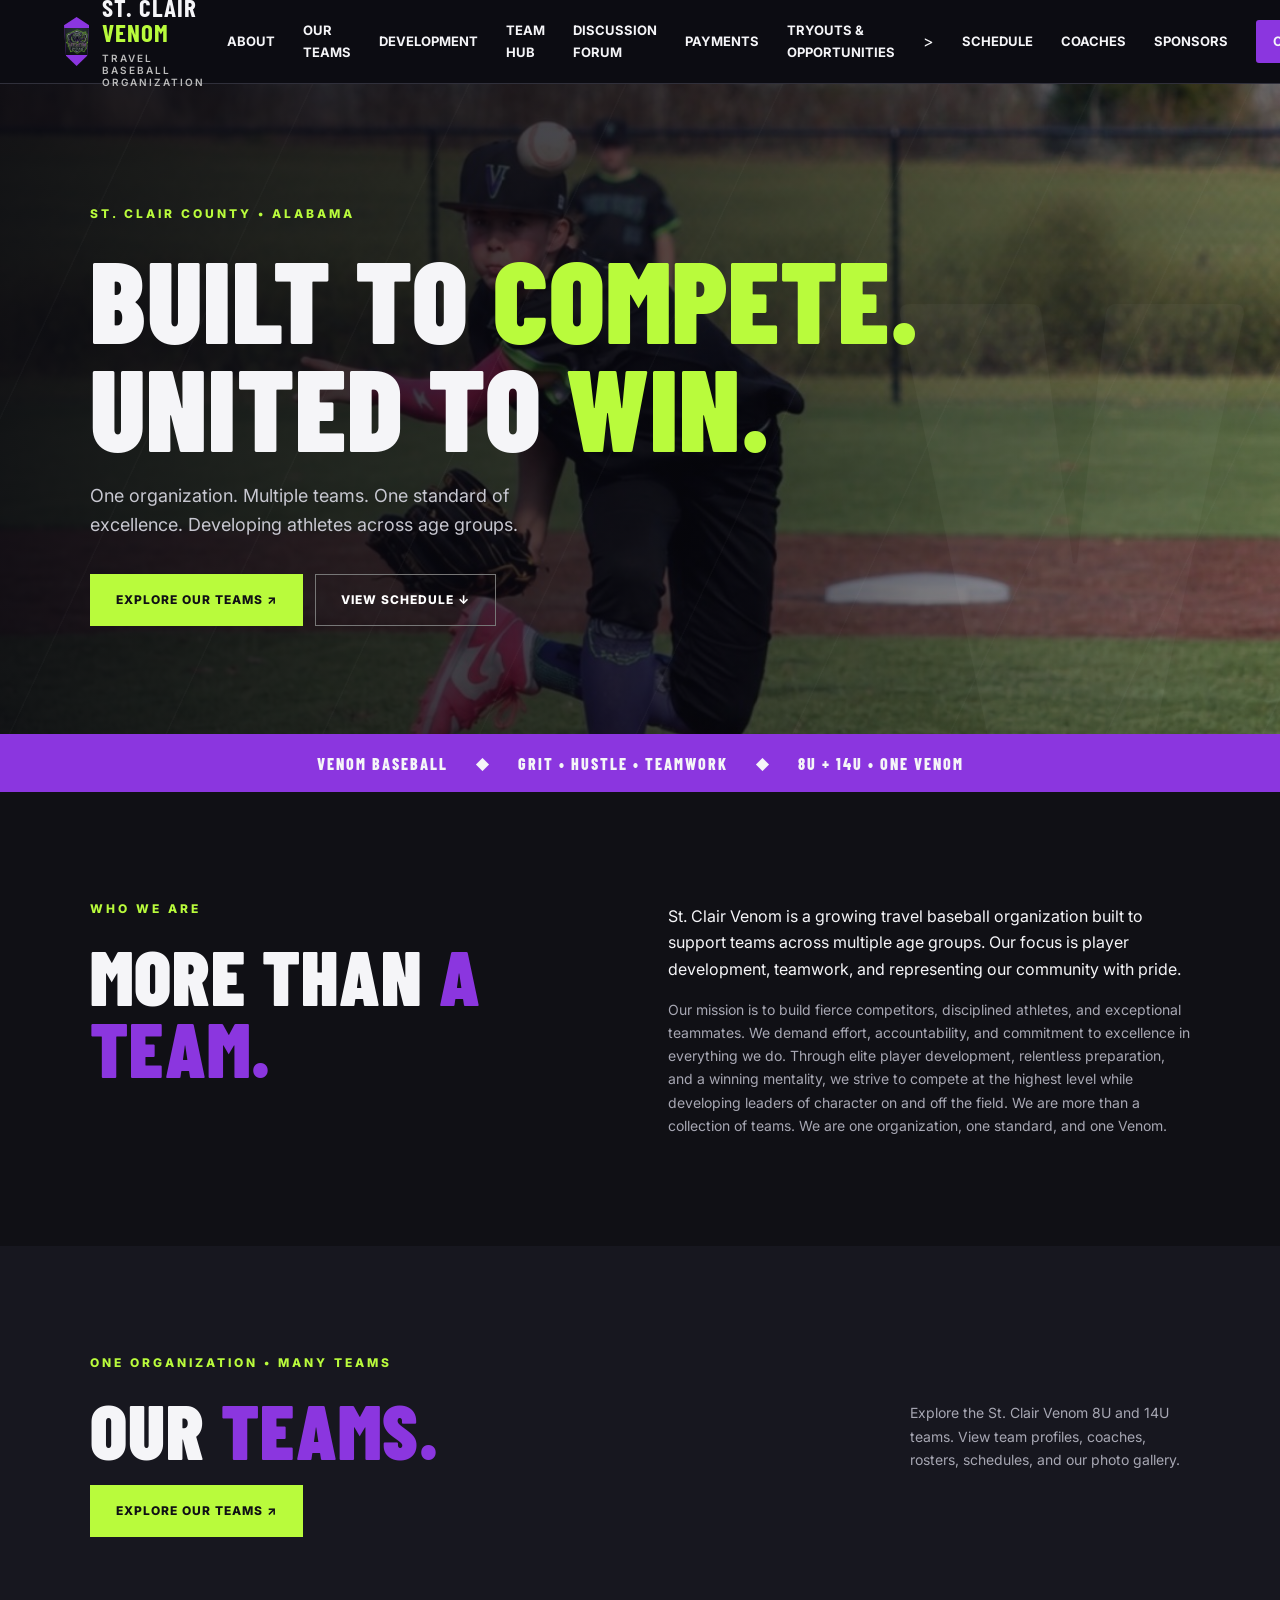
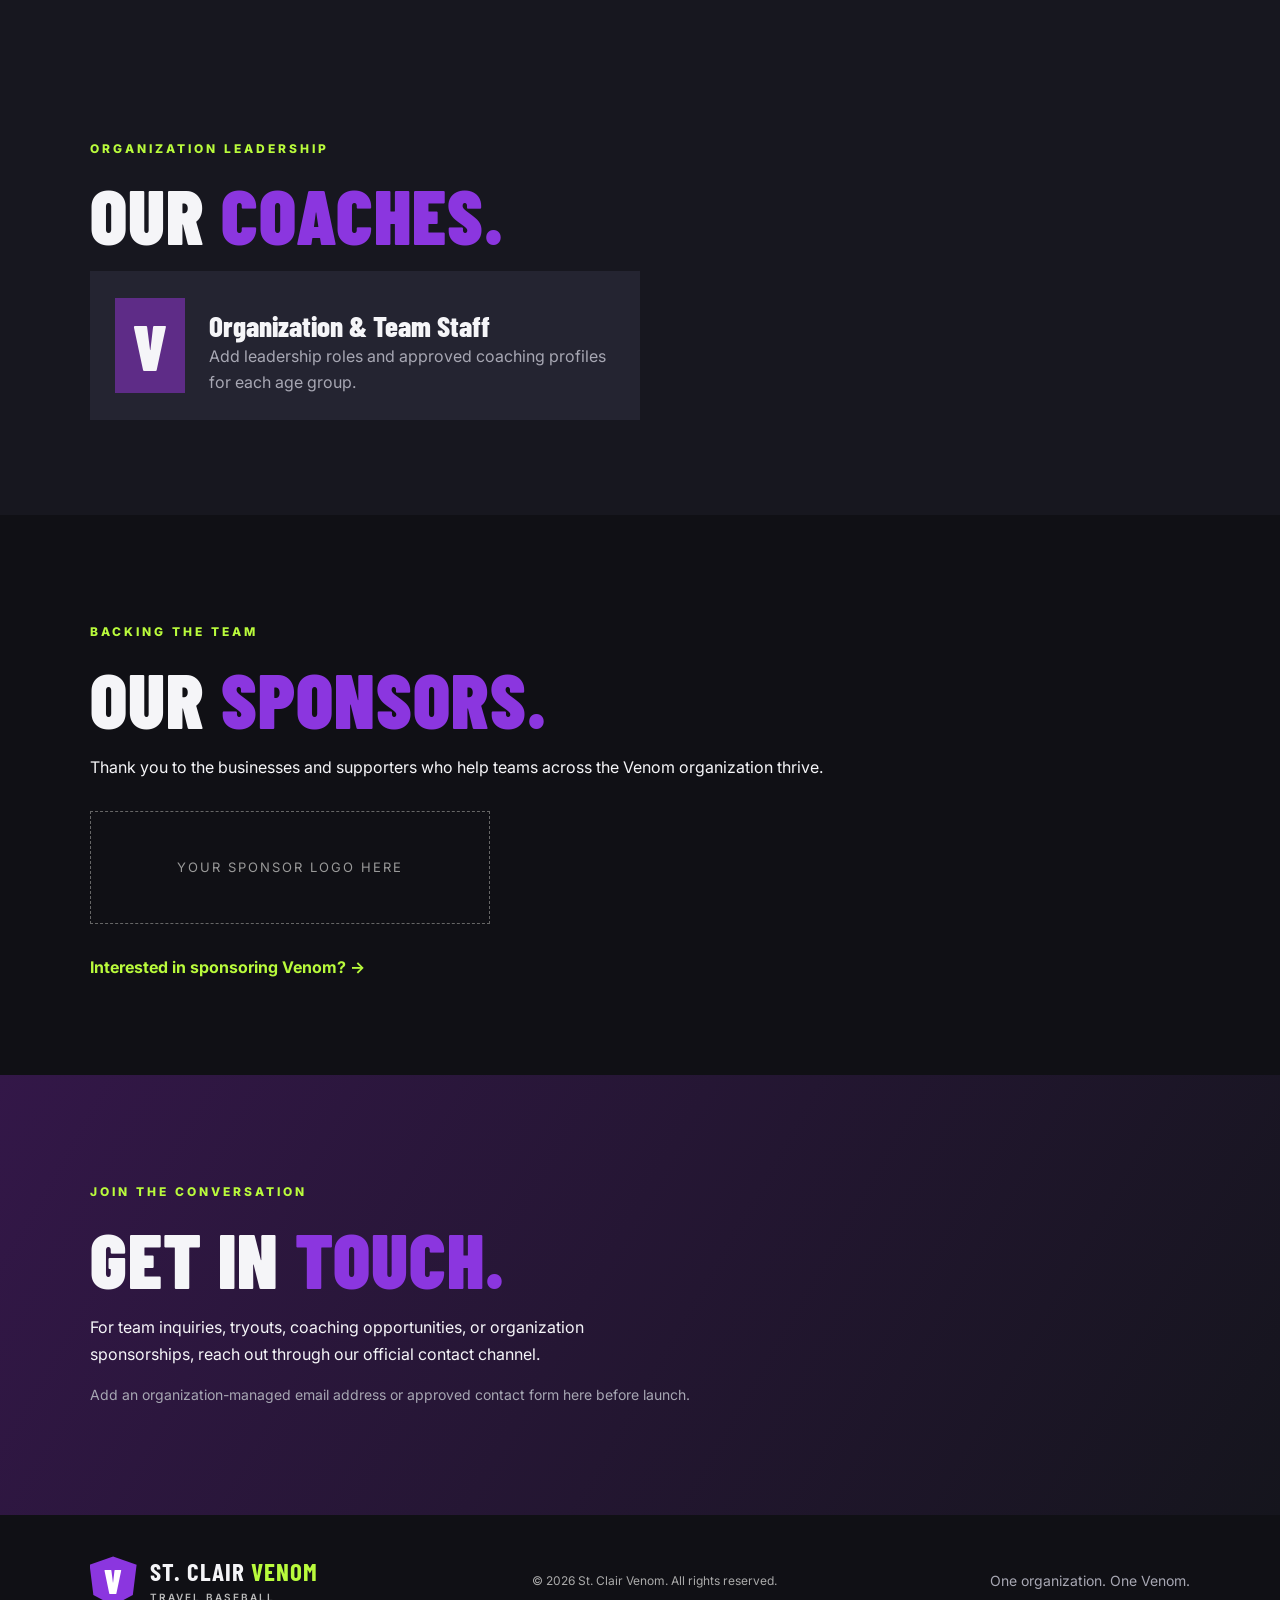
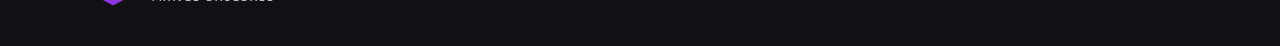
<file: index.html>
<!doctype html><html lang="en"><head><meta charset="utf-8"><meta name="viewport" content="width=device-width, initial-scale=1"><meta name="theme-color" content="#101015"><meta name="description" content="St. Clair Venom travel baseball — organization news, teams, tournaments, tryouts and sponsors."><title>St. Clair Venom | Travel Baseball</title><link rel="stylesheet" href="style.css"></head><body><header class="top"><a class="brand" href="#home">

<span class="mark" style="display:flex;align-items:center;justify-content:center;overflow:hidden;">
  <img
    src="Venom%20Logo%20%282%29.PNG"
    alt="St. Clair Venom Logo"
    style="display:block;width:190%;height:190%;max-width:none;max-height:none;object-fit:contain;flex-shrink:0;"
  >
</span>

<span>ST. CLAIR <b>VENOM</b><small>TRAVEL BASEBALL ORGANIZATION</small></span></a><button id="menu" aria-label="Toggle navigation" aria-expanded="false">☰</button><nav id="nav"><a href="about.html">About</a><a href="teams.html">Our Teams</a><a href="development.html">Development</a>
<a href="hub.html">Team Hub</a><a href="board.html">Discussion Forum</a>
<a href="payments.html">Payments</a><a href="tryouts.html">Tryouts &amp; Opportunities</a>><a href="schedule.html">Schedule</a><a href="#coaches">Coaches</a><a href="#sponsors">Sponsors</a><a class="navcta" href="#contact">Contact</a></nav></header><main><section id="home" class="hero"><div class="glow"></div><div class="hero-inner"><p class="eyebrow">ST. CLAIR COUNTY • ALABAMA</p><h1>BUILT TO <em>COMPETE.</em><br>UNITED TO <em>WIN.</em></h1><p class="lede">One organization. Multiple teams. One standard of excellence. Developing athletes across age groups.</p><div class="actions"><a class="btn" href="teams.html">EXPLORE OUR TEAMS ↗</a><a class="btn outline" href="schedule.html">VIEW SCHEDULE ↓</a></div></div><div class="hero-v">V</div></section><section class="ticker"><span>VENOM BASEBALL</span><span>◆</span><span>GRIT • HUSTLE • TEAMWORK</span><span>◆</span><span>8U + 14U • ONE VENOM</span></section><section id="about" class="section about"><div><p class="eyebrow">WHO WE ARE</p><h2>MORE THAN <span>A TEAM.</span></h2></div><div><p>St. Clair Venom is a growing travel baseball organization built to support teams across multiple age groups. Our focus is player development, teamwork, and representing our community with pride.</p><p class="muted">
Our mission is to build fierce competitors, disciplined athletes, and exceptional teammates. We demand effort, accountability, and commitment to excellence in everything we do. Through elite player development, relentless preparation, and a winning mentality, we strive to compete at the highest level while developing leaders of character on and off the field. We are more than a collection of teams. We are one organization, one standard, and one Venom.
</p></div></section>
<section id="teams" class="section dark">
  <div class="section-head">
    <div>
      <p class="eyebrow">ONE ORGANIZATION • MANY TEAMS</p>
      <h2>OUR <span>TEAMS.</span></h2>
    </div>
    <p class="muted">
      Explore the St. Clair Venom 8U and 14U teams.
      View team profiles, coaches, rosters, schedules,
      and our photo gallery.
    </p>
  </div>

  <a class="btn" href="teams.html">
    EXPLORE OUR TEAMS ↗
  </a>
</section>
</section><section id="tryouts" class="section" hidden><p class="eyebrow">BECOME PART OF VENOM</p><h2>TRYOUTS & <span>OPPORTUNITIES.</span></h2><p>Interested in joining St. Clair Venom? Team availability and upcoming tryout information will appear here.</p><p class="muted">No tryout dates are announced yet. Add an approved registration form link when ready.</p><a class="text-link" href="#contact">Ask about joining →</a></section><section id="coaches" class="section dark"><p class="eyebrow">ORGANIZATION LEADERSHIP</p><h2>OUR <span>COACHES.</span></h2><div class="coach-card"><div class="coach-icon">V</div><div><h3>Organization & Team Staff</h3><p>Add leadership roles and approved coaching profiles for each age group.</p></div></div></section><section id="sponsors" class="section"><p class="eyebrow">BACKING THE TEAM</p><h2>OUR <span>SPONSORS.</span></h2><p>Thank you to the businesses and supporters who help teams across the Venom organization thrive.</p><div class="sponsor-box">YOUR SPONSOR LOGO HERE</div><a class="text-link" href="#contact">Interested in sponsoring Venom? →</a></section><section id="contact" class="section contact"><p class="eyebrow">JOIN THE CONVERSATION</p><h2>GET IN <span>TOUCH.</span></h2><p>For team inquiries, tryouts, coaching opportunities, or organization sponsorships, reach out through our official contact channel.</p><p class="muted">Add an organization-managed email address or approved contact form here before launch.</p></section></main><footer><div class="brand"><span class="mark">V</span><span>ST. CLAIR <b>VENOM</b><small>TRAVEL BASEBALL</small></span></div><p>© <span id="year"></span> St. Clair Venom. All rights reserved.</p><p class="muted">One organization. One Venom.</p></footer><script src="script.js"></script></body></html>
</file>
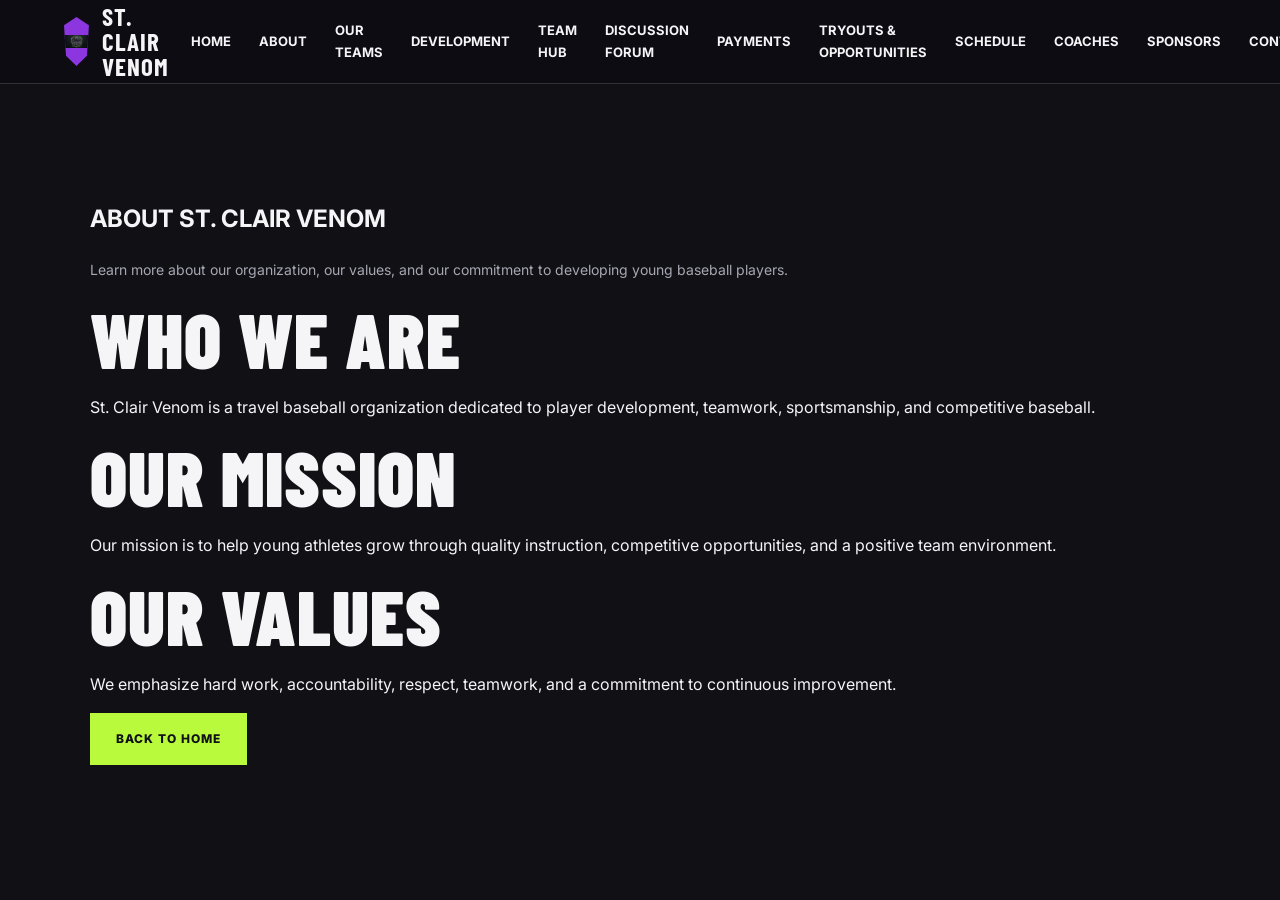
<file: about.html>
<!DOCTYPE html>
<html lang="en">
<head>
  <meta charset="UTF-8">
  <meta name="viewport" content="width=device-width, initial-scale=1">
  <meta name="theme-color" content="#101015">
  <meta name="description" content="Learn about St. Clair Venom travel baseball.">
  <title>About Us | St. Clair Venom</title>
  <link rel="stylesheet" href="style.css">
</head>

<body>
  <header class="top">
    <a class="brand" href="index.html">
      <span class="mark">
        <img
          src="Venom%20Logo%20%282%29.PNG"
          alt="St. Clair Venom Logo"
          style="display:block;width:100%;height:100%;object-fit:contain;"
        >
      </span>
      <span>ST. CLAIR VENOM</span>
    </a>

    <nav id="nav">
      <a href="index.html">Home</a>
      <a href="about.html">About</a>
      <a href="teams.html">Our Teams</a>
      <a href="development.html">Development</a>
      <a href="hub.html">Team Hub</a>
      <a href="board.html">Discussion Forum</a>
      <a href="payments.html">Payments</a>
      <a href="tryouts.html">Tryouts &amp; Opportunities</a>
      <a href="schedule.html">Schedule</a>
      <a href="coaches.html">Coaches</a>
      <a href="sponsors.html">Sponsors</a>
      <a href="contact.html">Contact</a>
    </nav>
  </header>

  <main>
    <section id="about" class="section">
      <div class="wrap">
        <h1>ABOUT ST. CLAIR VENOM</h1>
        <p class="muted">
          Learn more about our organization, our values,
          and our commitment to developing young baseball players.
        </p>

        <h2>WHO WE ARE</h2>
        <p>
          St. Clair Venom is a travel baseball organization
          dedicated to player development, teamwork,
          sportsmanship, and competitive baseball.
        </p>

        <h2>OUR MISSION</h2>
        <p>
          Our mission is to help young athletes grow
          through quality instruction, competitive opportunities,
          and a positive team environment.
        </p>

        <h2>OUR VALUES</h2>
        <p>
          We emphasize hard work, accountability,
          respect, teamwork, and a commitment
          to continuous improvement.
        </p>

        <a class="btn" href="index.html">
          BACK TO HOME
        </a>
      </div>
    </section>
  </main>

  <script src="script.js"></script>
</body>
</html>
</file>
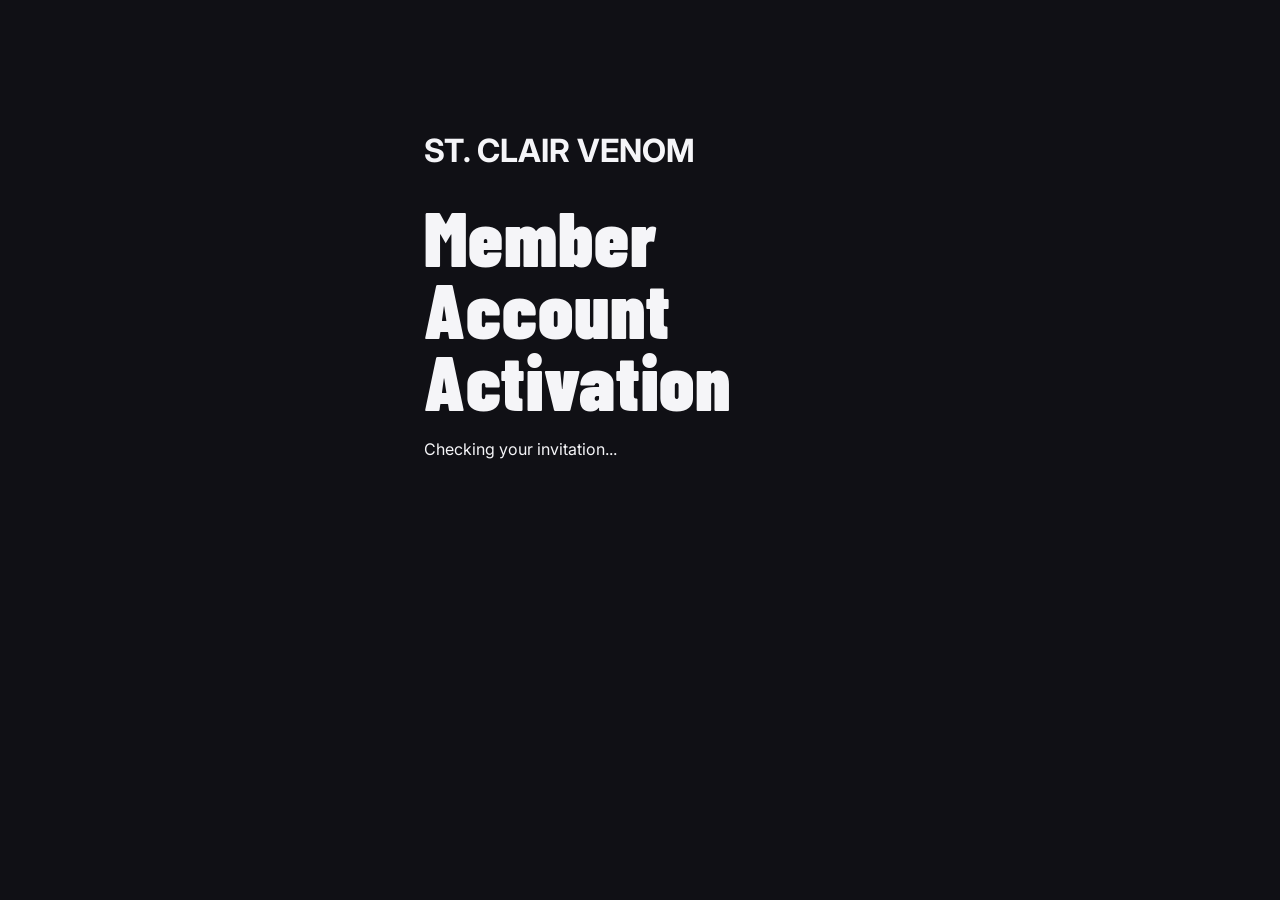
<file: auth.html>
<!DOCTYPE html>
<html lang="en">
<head>
  <meta charset="UTF-8">
  <meta name="viewport"
        content="width=device-width, initial-scale=1">
  <title>Venom Member Activation</title>
  <link rel="stylesheet" href="style.css">
</head>
<body>
  <main style="max-width:480px;margin:80px auto;padding:24px;">
    <h1>ST. CLAIR VENOM</h1>
    <h2>Member Account Activation</h2>

    <p id="status" role="status">
      Checking your invitation...
    </p>

    <form id="activationForm" hidden>
      <label for="password">Create password</label>
      <input
        id="password"
        type="password"
        minlength="12"
        maxlength="128"
        autocomplete="new-password"
        required
        style="display:block;width:100%;padding:12px;margin:12px 0;"
      >

      <label for="confirmPassword">Confirm password</label>
      <input
        id="confirmPassword"
        type="password"
        minlength="12"
        maxlength="128"
        autocomplete="new-password"
        required
        style="display:block;width:100%;padding:12px;margin:12px 0;"
      >

      <button type="submit" id="activateButton">
        Activate Account
      </button>
    </form>

    <p id="result" role="alert"></p>
  </main>

  <script type="module">
    import { createClient } from
      "https://esm.sh/@supabase/supabase-js@2";

    const SUPABASE_URL =
      "https://fywijrfymmhctxfvawnv.supabase.co";

    const SUPABASE_KEY =
      "sb_publishable_SD1rKRGdb7kX0XLTe7ilwg_-enZFxzb";

    const supabase = createClient(
      SUPABASE_URL,
      SUPABASE_KEY,
      {
        auth: {
          detectSessionInUrl: true,
          persistSession: false,
          autoRefreshToken: false
        }
      }
    );

    const status = document.getElementById("status");
    const result = document.getElementById("result");
    const form = document.getElementById("activationForm");
    const button = document.getElementById("activateButton");

    let invitationVerified = false;

    async function checkInvitation() {
      try {
        const query = new URLSearchParams(
          window.location.search
        );

        const fragment = new URLSearchParams(
          window.location.hash.slice(1)
        );

        const error =
          query.get("error_description") ||
          fragment.get("error_description");

        if (error) {
          throw new Error(error);
        }

        // Supabase invitation links may contain a
        // temporary session in the URL fragment.
        
const invitationType = fragment.get("type");

// Supabase recovery links also contain a temporary
// authenticated session that must be established
// before the password can be updated.


        
if (
  invitationType === "invite" ||
  invitationType === "recovery"
) {

          const accessToken = fragment.get("access_token");
          const refreshToken = fragment.get("refresh_token");

          if (accessToken && refreshToken) {
            const { error: sessionError } =
              await supabase.auth.setSession({
                access_token: accessToken,
                refresh_token: refreshToken
              });

            if (sessionError) throw sessionError;
          }
        }

        // PKCE links can contain a one-time code.
        const code = query.get("code");

        if (code) {
          const { error: codeError } =
            await supabase.auth.exchangeCodeForSession(code);

          if (codeError) throw codeError;
        }

        const { data, error: userError } =
          await supabase.auth.getUser();

        if (userError || !data.user) {
          throw new Error(
            "No valid invitation session was found."
          );
        }

        
        // Accept invitation and password recovery links.
        // A normal existing login is not enough.
        const linkType =
          fragment.get("type") || query.get("type");

        if (
          linkType !== "invite" &&
          linkType !== "recovery" &&
          !code
        ) {
          throw new Error(
            "Please open your invitation or password reset email."
          );
        }


        invitationVerified = true;
        form.hidden = false;
        status.textContent =
  "Secure link verified. Create your new password.";

        // Remove temporary tokens from the address bar.
        history.replaceState(
          null,
          "",
          window.location.pathname
        );

      } catch (error) {
        status.textContent =
  "Your secure link could not be verified.";
result.textContent =
  "The link may have expired. Request a new invitation or password reset.";
      }
    }

    form.addEventListener("submit", async (event) => {
      event.preventDefault();

      if (!invitationVerified) return;

      const password =
        document.getElementById("password").value;

      const confirmation =
        document.getElementById("confirmPassword").value;

      if (password !== confirmation) {
        result.textContent = "Passwords do not match.";
        return;
      }

      button.disabled = true;
      result.textContent = "Activating your account...";

      const { error } = await supabase.auth.updateUser({
        password
      });

      if (error) {
        result.textContent = error.message;
        button.disabled = false;
        return;
      }

      await supabase.auth.signOut();

      form.hidden = true;
      status.textContent = "Account activated!";
      result.textContent =
        "Your password has been saved. Your account must be approved before you can access private team discussions.";
    });

    checkInvitation();
  </script>
</body>
</html>
</file>
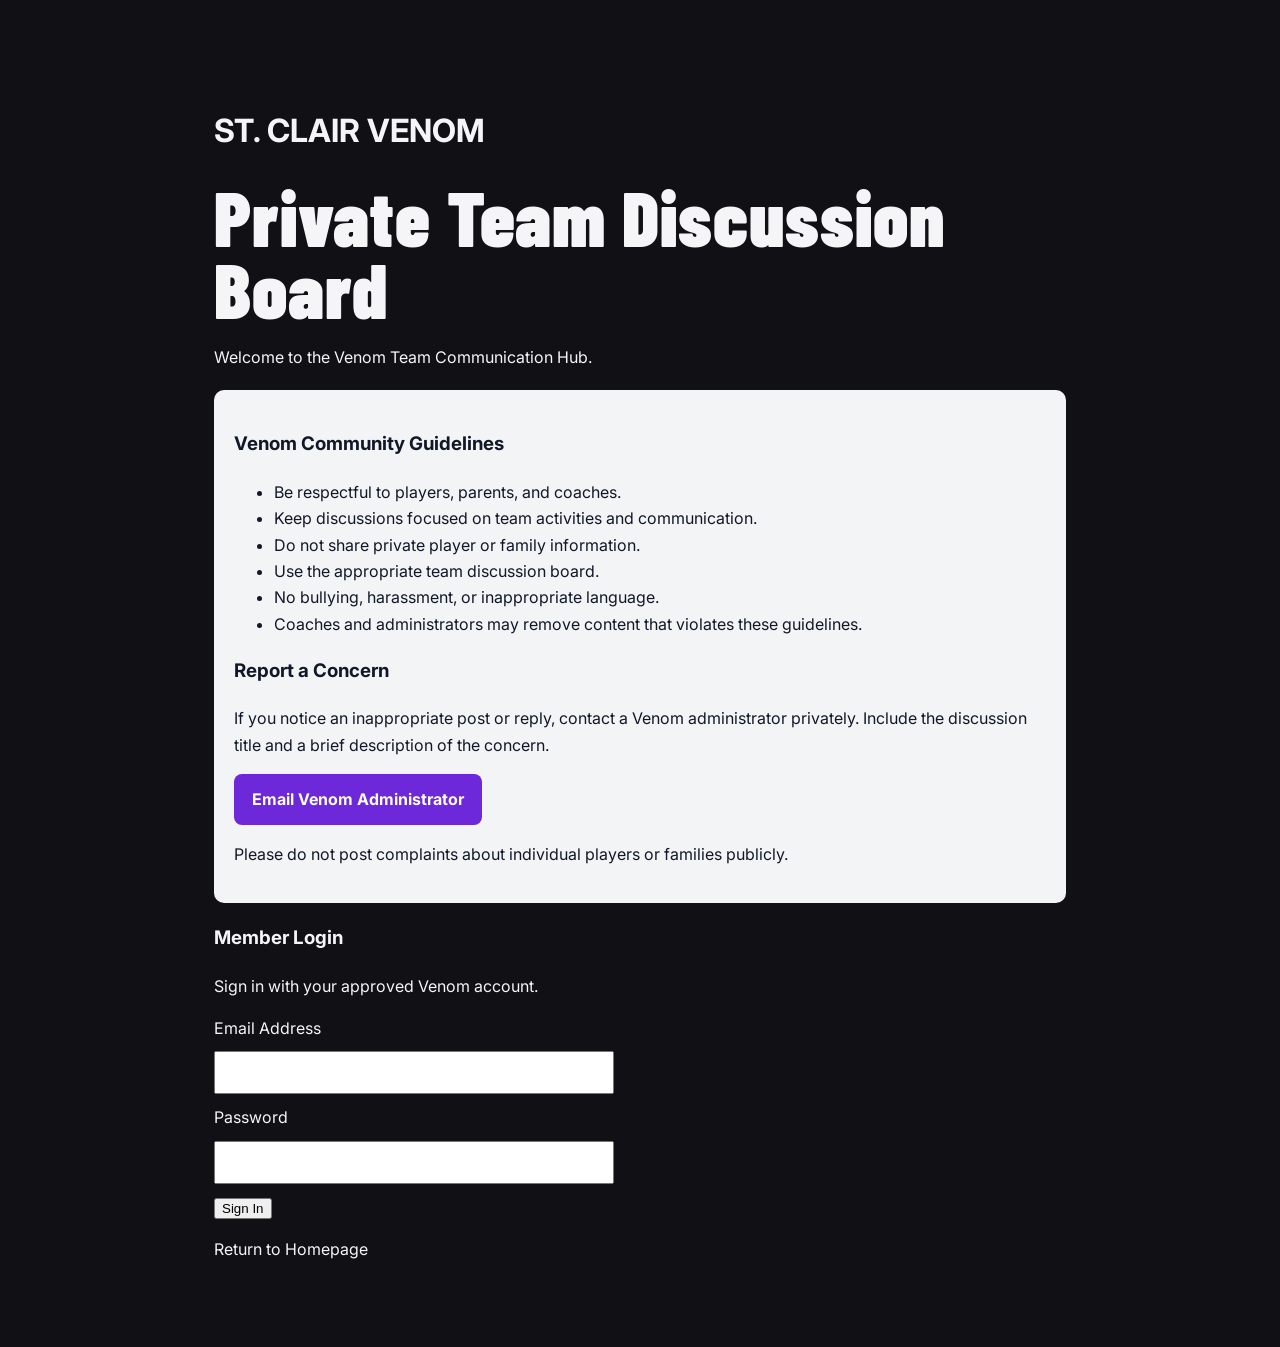
<file: board.html>
<!DOCTYPE html>
<html lang="en">
<head>
  <meta charset="UTF-8">
  <meta name="viewport"
        content="width=device-width, initial-scale=1">
  <title>Venom Team Discussion Board</title>
  <link rel="stylesheet" href="style.css">
</head>
<body>
  <main style="max-width:900px;margin:60px auto;padding:24px;">
    <h1>ST. CLAIR VENOM</h1>
    <h2>Private Team Discussion Board</h2>

    
<p>
  Welcome to the Venom Team Communication Hub.
</p>

<section id="forumRules" style="background:#f3f4f6;color:#111827;padding:20px;border-radius:10px;margin:20px 0;">
  <h3>Venom Community Guidelines</h3>

  <ul>
    <li>Be respectful to players, parents, and coaches.</li>
    <li>Keep discussions focused on team activities and communication.</li>
    <li>Do not share private player or family information.</li>
    <li>Use the appropriate team discussion board.</li>
    <li>No bullying, harassment, or inappropriate language.</li>
    <li>Coaches and administrators may remove content that violates these guidelines.</li>
  </ul>

  <h3>Report a Concern</h3>
  <p>
    If you notice an inappropriate post or reply,
    contact a Venom administrator privately.
    Include the discussion title and a brief description
    of the concern.
    <p>
  <a
    
href="https://mail.google.com/mail/?view=cm&amp;fs=1&amp;to=stclairselectbaseball%40gmail.com&amp;su=St.%20Clair%20Venom%20-%20Forum%20Concern"

    style="display:inline-block;background:#6d28d9;color:white;padding:12px 18px;border-radius:8px;text-decoration:none;font-weight:bold;"
  >
    Email Venom Administrator
  </a>
</p>
  </p>

  <p>
    Please do not post complaints about individual
    players or families publicly.
  </p>
</section>

<section id="loginSection">

  <h3>Member Login</h3>
  <p>Sign in with your approved Venom account.</p>

  <form id="loginForm">
    <label for="email">Email Address</label>
    <input
      type="email"
      id="email"
      autocomplete="email"
      required
      style="display:block;width:100%;max-width:400px;padding:12px;margin:10px 0;"
    >

    <label for="password">Password</label>
    <input
      type="password"
      id="password"
      autocomplete="current-password"
      required
      style="display:block;width:100%;max-width:400px;padding:12px;margin:10px 0;"
    >

    <button type="submit">Sign In</button>
  </form>

  <p id="loginMessage" role="status"></p>
</section>

    </p>

<section id="discussionBoard" hidden>
  <h2>Venom Team Communication Hub</h2>

  <p>
    Select a discussion area to view team messages.
  </p>

  <div style="
    display:grid;
    grid-template-columns:repeat(auto-fit,minmax(220px,1fr));
    gap:20px;
    margin-top:25px;
  ">

    <button type="button" data-board="14u-discussion">
      <h3>14U Team Discussion</h3>
      <p>Messages for the 14U team.</p>
    </button>

    <button type="button" data-board="8u-discussion">
      <h3>8U Team Discussion</h3>
      <p>Messages for the 8U team.</p>
    </button>

    <button type="button" data-board="announcements">
      <h3>Team Announcements</h3>
      <p>Important updates from coaches.</p>
    </button>

    <button type="button" data-board="coaches-only">
      <h3>Coaches Only</h3>
      <p>Private discussions for coaches.</p>
    </button>

  </div>

  <p id="boardMessage" role="status"></p>
  
<section id="postsSection" hidden
  style="margin-top:30px;">

  <h2 id="selectedBoardTitle">
    Team Discussion
  </h2>

  <p id="postsMessage" role="status">
    Select a discussion board to view messages.
  </p>


<section id="newPostSection" hidden

  style="margin:25px 0;padding:20px;border:1px solid #555;border-radius:10px;">

  <h3>Start a New Discussion</h3>

  <form id="newPostForm">

    <label for="postTitle">Discussion Title</label>
    <input
      type="text"
      id="postTitle"
      maxlength="120"
      required
      placeholder="Example: Saturday Tournament"
      style="display:block;width:100%;padding:12px;margin:10px 0 20px;"
    >

    <label for="postContent">Your Message</label>
    <textarea
      id="postContent"
      rows="5"
      maxlength="5000"
      required
      placeholder="Write your message here..."
      style="display:block;width:100%;padding:12px;margin:10px 0 20px;"
    ></textarea>

    <button type="submit" id="submitPost" disabled>
      Post Discussion
    </button>

  </form>

  <p id="newPostMessage" role="status">
    Posting permissions are being configured.
  </p>

</section>

  <div id="postsList"></div>

  <button type="button" id="backToBoards">
    Back to Discussion Boards
  </button>

</section>

</section>

    <a href="index.html">Return to Homepage</a>
  </main>
  
<script type="module">
  import { createClient } from
    "https://esm.sh/@supabase/supabase-js@2";

  const SUPABASE_URL =
    "https://fywijrfymmhctxfvawnv.supabase.co";

  const SUPABASE_KEY =
    "sb_publishable_SD1rKRGdb7kX0XLTe7ilwg_-enZFxzb";

  const supabase = createClient(
    SUPABASE_URL,
    SUPABASE_KEY
  );
  
let currentUserRole = null;


  const loginForm = document.getElementById("loginForm");
  const loginMessage = document.getElementById("loginMessage");

  loginForm.addEventListener("submit", async (event) => {
    event.preventDefault();

    const email =
      document.getElementById("email").value.trim();

    const password =
      document.getElementById("password").value;

    loginMessage.textContent = "Signing in...";

    const { data, error } =
      await supabase.auth.signInWithPassword({
        email,
        password
      });

    if (error) {
      loginMessage.textContent =
        "Sign-in failed. Check your email and password.";
      return;
    }

    const { data: profile, error: profileError } =
      await supabase
        .from("venom_profiles")
        .select("role, approved")
        .eq("id", data.user.id)
        .single();

    if (profileError || !profile?.approved) {
      await supabase.auth.signOut();

      loginMessage.textContent =
        "Your account is awaiting administrator approval.";
      return;
    }
    
currentUserRole = profile.role;


    
loginForm.hidden = true;

loginMessage.textContent =
  "Welcome! You are signed in as " +
  profile.role + ".";

// Display the discussion board after login.
document.getElementById("discussionBoard").hidden = false;

// Keep discussion areas unavailable until
// Supabase verifies which boards this user
// is authorized to access.
document.querySelectorAll("[data-board]").forEach(
  (button) => {
    button.disabled = true;
  }
);

document.getElementById("boardMessage").textContent =
  "Checking your team discussion permissions...";
    
    // Retrieve only discussion boards the signed-in
    // member is authorized to view through Supabase RLS.
    const { data: allowedBoards, error: boardsError } =
      await supabase
        .from("venom_boards")
        .select("id");

    const boardMessage =
      document.getElementById("boardMessage");

    if (boardsError) {
      boardMessage.textContent =
        "Unable to load discussion permissions.";
      console.error("Board permissions:", boardsError);
      return;
    }

    const permittedSlugs = new Set(
      (allowedBoards || []).map(board => board.id)
    );

    document.querySelectorAll("[data-board]").forEach(
      button => {
        const permitted =
          permittedSlugs.has(button.dataset.board);

        button.hidden = !permitted;
        button.disabled = !permitted;
      }
    );

    boardMessage.textContent =
      permittedSlugs.size
        ? "Select an available discussion area."
        : "No discussion areas are available for your account.";
    
    // Keep track of the selected discussion board.
    let activeBoardId = null;

    const newPostForm =
      document.getElementById("newPostForm");

    const submitPost =
      document.getElementById("submitPost");

    const newPostMessage =
      document.getElementById("newPostMessage");

    // Enable the form only for authorized boards.
    newPostForm.addEventListener("submit", async (event) => {
      event.preventDefault();

      if (!activeBoardId ||
          !permittedSlugs.has(activeBoardId)) {
        newPostMessage.textContent =
          "You are not authorized to post here.";
        return;
      }

      const title =
        document.getElementById("postTitle").value.trim();

      const content =
        document.getElementById("postContent").value.trim();

      if (!title || !content) return;

      submitPost.disabled = true;
      newPostMessage.textContent = "Publishing discussion...";

      const { data: { user }, error: userError } =
        await supabase.auth.getUser();

      if (userError || !user) {
        newPostMessage.textContent =
          "Please sign in again.";
        submitPost.disabled = false;
        return;
      }

      const { error } = await supabase
        .from("venom_posts")
        .insert({
          board_id: activeBoardId,
          author_id: user.id,
          title: title,
          content: content
        });

      if (error) {
        newPostMessage.textContent =
          "Unable to publish discussion.";
        console.error("Post creation:", error);
      
} else {
  newPostMessage.textContent =
    "Discussion published successfully!";

  newPostForm.reset();

  // Reload the current discussion board
  // so the new post appears immediately.
  const currentBoardButton =
    document.querySelector(
      `[data-board="${activeBoardId}"]`
    );

  if (currentBoardButton) {
    currentBoardButton.click();
  }
}


      submitPost.disabled = false;
    });

    // Open a discussion area when selected.
    const boardTitles = {
      "14u-discussion": "14U Team Discussion",
      "8u-discussion": "8U Team Discussion",
      "announcements": "Team Announcements",
      "coaches-only": "Coaches Only"
    };

    const postsSection =
      document.getElementById("postsSection");

    const postsMessage =
      document.getElementById("postsMessage");

    const selectedBoardTitle =
      document.getElementById("selectedBoardTitle");

    document.querySelectorAll("[data-board]").forEach(
      button => {
        button.addEventListener("click", () => {
          const boardId = button.dataset.board;
          

activeBoardId = boardId;

const canCreateDiscussion =
  boardId !== "announcements" ||
  currentUserRole === "admin" ||
  currentUserRole === "coach";


document.getElementById("newPostSection").style.display =
  canCreateDiscussion ? "block" : "none";


submitPost.disabled = !canCreateDiscussion;

newPostMessage.textContent = canCreateDiscussion
  ? "You can create a discussion in this board."
  : "";



          // Only open boards Supabase allowed.
          if (!permittedSlugs.has(boardId)) return;

          selectedBoardTitle.textContent =
            boardTitles[boardId] || "Team Discussion";

          postsSection.hidden = false;

          
          postsMessage.textContent =
            "Loading discussion messages...";

          const postsList =
            document.getElementById("postsList");

          postsList.replaceChildren();

          async function loadPosts() {
            const { data: posts, error } =
              await supabase
                .from("venom_posts")
                
.select("id, author_id, title, content, created_at")

                .eq("board_id", boardId)
                .order("created_at", { ascending: false });

            if (error) {
              postsMessage.textContent =
                "Unable to load messages.";
              console.error("Posts error:", error);
              return;
            }

            if (!posts || posts.length === 0) {
              postsMessage.textContent =
                "No messages yet. Be the first to start a discussion!";
              return;
            }

            postsMessage.textContent =
              posts.length + " discussion post(s)";

            
for (const post of posts) {
  const { data: authorName, error: authorError } =
    await supabase.rpc("venom_author_name", {
      author_user_id: post.author_id
    });

  const postAuthor = document.createElement("strong");

  postAuthor.textContent =
    authorError || !authorName
      ? "Venom Member"
      : authorName;

  postAuthor.style.display = "block";
  postAuthor.style.marginBottom = "8px";

              const article =
                document.createElement("article");

              article.style.cssText =
                "padding:20px;margin:15px 0;" +
                "border:1px solid #555;border-radius:10px;";

              const heading =
                document.createElement("h3");

              heading.textContent = post.title;

              const content =
                document.createElement("p");

              content.textContent = post.content;

              const date =
                document.createElement("small");

              date.textContent =
                new Date(post.created_at)
                  .toLocaleString();

              
              // Create a reply area beneath each post.
              const replySection =
                document.createElement("section");

              replySection.style.marginTop = "20px";

              const replyHeading =
                document.createElement("h4");

              replyHeading.textContent = "Replies";

              const repliesList =
                document.createElement("div");

              repliesList.dataset.postId = post.id;

  
async function loadReplies() {
  repliesList.textContent = "Loading replies...";

  const { data: replies, error } = await supabase
    .from("venom_replies")
    
.select("id, author_id, content, created_at")

    .eq("post_id", post.id)
    .order("created_at", { ascending: true });

  if (error) {
    console.error("Load replies error:", error);
    repliesList.textContent = "Unable to load replies.";
    return;
  }

  repliesList.replaceChildren();

  if (!replies || replies.length === 0) {
    repliesList.textContent = "No replies yet.";
    return;
  }

  for (const reply of replies) {
    
const { data: authorName, error: authorError } =
  await supabase.rpc("venom_author_name", {
    author_user_id: reply.author_id
  });

const replyAuthor = document.createElement("strong");

replyAuthor.textContent =
  authorError || !authorName
    ? "Venom Member"
    : authorName;

replyAuthor.style.display = "block";
replyAuthor.style.marginBottom = "6px";

    const replyItem = document.createElement("div");
    replyItem.style.cssText =
      "padding:12px;margin:10px 0;" +
      "border:1px solid #555;border-radius:8px;";

    const replyText = document.createElement("p");
    replyText.textContent = reply.content;

    const replyDate = document.createElement("small");
    replyDate.textContent =
      new Date(reply.created_at).toLocaleString();

    
replyItem.append(replyAuthor, replyText, replyDate);
    if (currentUserRole === "admin") {
  const deleteReplyButton = document.createElement("button");

  deleteReplyButton.type = "button";
  deleteReplyButton.textContent = "Delete Reply";

  deleteReplyButton.style.cssText =
    "display:block;margin-top:10px;" +
    "background:#b91c1c;color:white;" +
    "padding:8px 12px;border:none;" +
    "border-radius:6px;cursor:pointer;";

  deleteReplyButton.addEventListener("click", async () => {
    const confirmed = confirm(
      "Are you sure you want to delete this reply? This cannot be undone."
    );

    if (!confirmed) return;

    deleteReplyButton.disabled = true;

    const { error } = await supabase
      .from("venom_replies")
      .delete()
      .eq("id", reply.id);

    if (error) {
      alert("Unable to delete reply: " + error.message);
      deleteReplyButton.disabled = false;
      return;
    }

    await loadReplies();
  });

  replyItem.appendChild(deleteReplyButton);
}

    repliesList.append(replyItem);
  }
}

loadReplies();
            
const replyForm =
  document.createElement("form");

// Identify which discussion this reply belongs to.
replyForm.dataset.postId = post.id;

replyForm.style.marginTop = "15px";


              const replyInput =
                document.createElement("textarea");

              replyInput.placeholder =
                "Write a reply...";

              replyInput.rows = 3;
              replyInput.maxLength = 3000;
              replyInput.required = true;
              replyInput.disabled = true;

              replyInput.style.cssText =
                "display:block;width:100%;" +
                "padding:12px;margin-bottom:10px;";

              const replyButton =
                document.createElement("button");

              replyButton.type = "submit";
              replyButton.textContent = "Post Reply";
              replyButton.disabled = true;

              const replyStatus =
                document.createElement("p");

              replyStatus.textContent =
                "Reply permissions are being configured.";

              replyStatus.setAttribute("role", "status");

replyInput.disabled = false;
replyButton.disabled = false;
replyStatus.textContent = "";

replyForm.addEventListener("submit", async (event) => {
  event.preventDefault();

  const message = replyInput.value.trim();

  if (!message) {
    replyStatus.textContent = "Please write a reply.";
    return;
  }

  replyButton.disabled = true;
  replyStatus.textContent = "Posting your reply...";

  const {
    data: { user },
    error: userError
  } = await supabase.auth.getUser();

  if (userError || !user) {
    replyStatus.textContent =
      "Please sign in again.";
    replyButton.disabled = false;
    return;
  }

  const { error } = await supabase
  .from("venom_replies")
    .insert({
      post_id: replyForm.dataset.postId,
      author_id: user.id,
      content: message
    });

  if (error) {
    console.error("Reply error:", error);
    replyStatus.textContent =
      "Unable to post reply: " + error.message;
  
} else {
  replyInput.value = "";

  replyStatus.textContent =
    "Reply published successfully!";

  // Refresh replies for this discussion only.
  await loadReplies();
}


  replyButton.disabled = false;
});

              replyForm.append(
                replyInput,
                replyButton,
                replyStatus
              );

              replySection.append(
                replyHeading,
                repliesList,
                replyForm
              );
if (currentUserRole === "admin") {
  const deletePostButton = document.createElement("button");
  deletePostButton.type = "button";
  deletePostButton.textContent = "Delete Discussion";
  deletePostButton.style.marginTop = "10px";
  deletePostButton.style.backgroundColor = "#b91c1c";
  deletePostButton.style.color = "white";
  deletePostButton.style.padding = "8px 12px";
  deletePostButton.style.border = "none";
  deletePostButton.style.borderRadius = "6px";
  deletePostButton.style.cursor = "pointer";

  deletePostButton.addEventListener("click", async () => {
    const confirmed = confirm(
      "Delete this discussion and all its replies? This cannot be undone."
    );

    if (!confirmed) return;

    deletePostButton.disabled = true;

    const { error } = await supabase
      .from("venom_posts")
      .delete()
      .eq("id", post.id);

    if (error) {
      alert("Unable to delete discussion: " + error.message);
      deletePostButton.disabled = false;
      return;
    }

    await loadPosts();
  });

  article.appendChild(deletePostButton);
}
              article.append(
  postAuthor,
  heading,
  content,
  date,
  replySection
);

              postsList.appendChild(article);
            }
          }

          loadPosts();


          postsSection.scrollIntoView({
            behavior: "smooth"
          });
        });
      }
    );

    document.getElementById("backToBoards")
      .addEventListener("click", () => {
        postsSection.hidden = true;
      });



  });
</script>

</body>
</html>
</file>
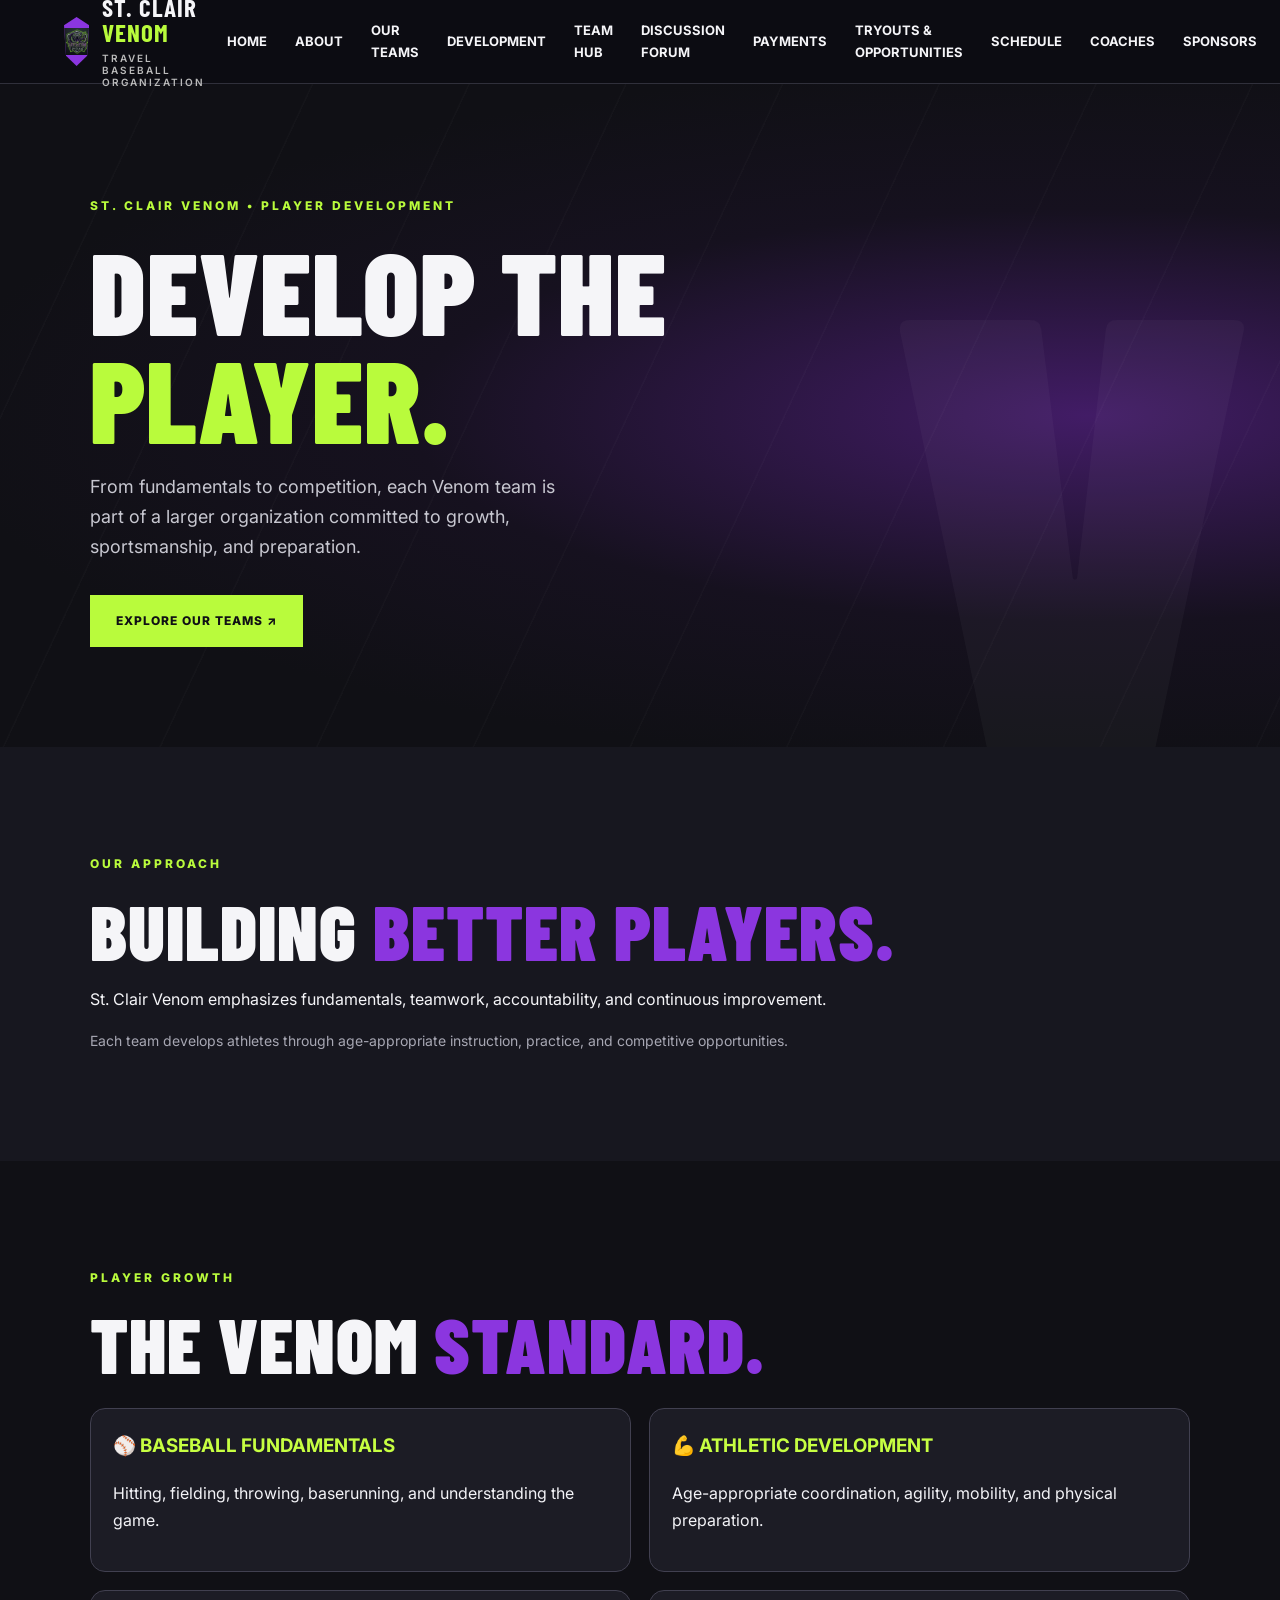
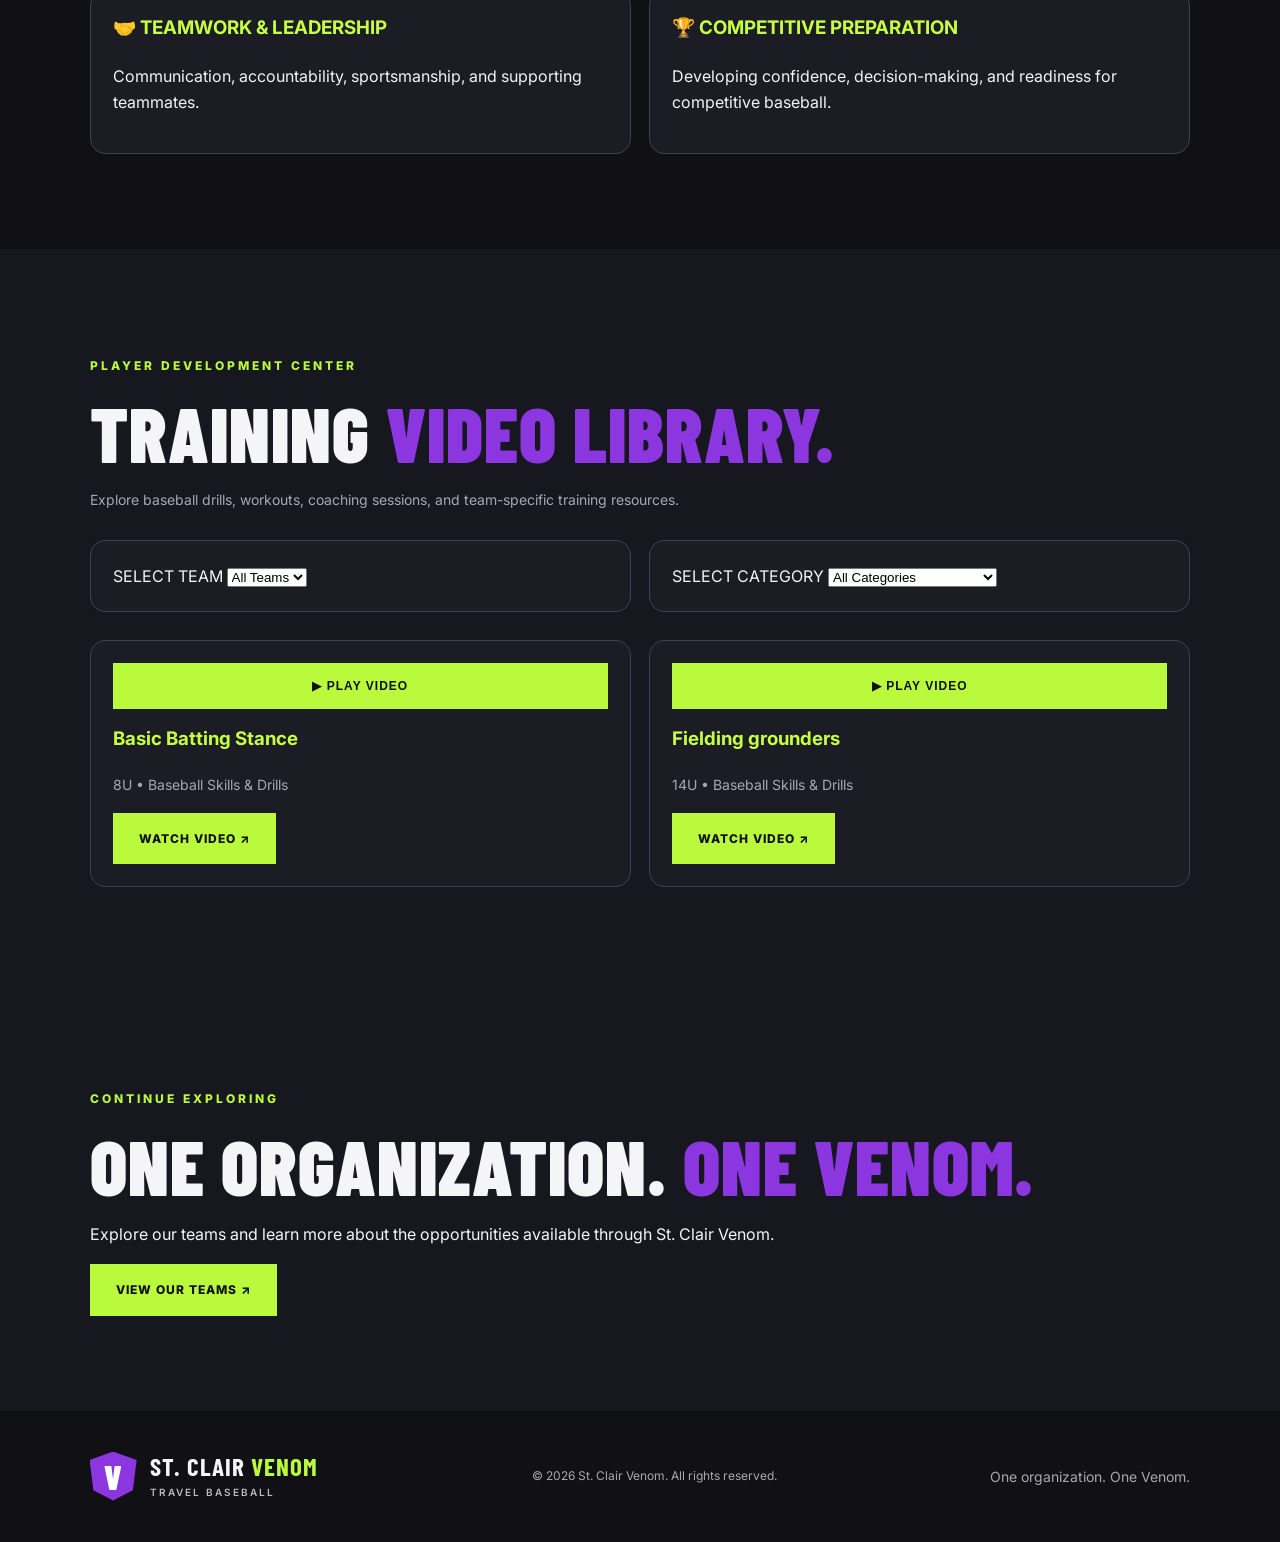
<file: development.html>
<!DOCTYPE html>
<html lang="en">
<head>
  <meta charset="UTF-8">
  <meta name="viewport" content="width=device-width, initial-scale=1">
  <meta name="theme-color" content="#101015">
  <meta name="description" content="Player development at St. Clair Venom travel baseball.">
  <title>Player Development | St. Clair Venom</title>
  <link rel="stylesheet" href="style.css">
</head>
<body>

<header class="top">
  <a class="brand" href="index.html">
    <span class="mark" style="display:flex;align-items:center;justify-content:center;overflow:hidden;">
      <img
        src="Venom%20Logo%20%282%29.PNG"
        alt="St. Clair Venom Logo"
        style="display:block;width:190%;height:190%;max-width:none;max-height:none;object-fit:contain;flex-shrink:0;"
      >
    </span>
    <span>
      ST. CLAIR <b>VENOM</b>
      <small>TRAVEL BASEBALL ORGANIZATION</small>
    </span>
  </a>

  <button id="menu" aria-label="Toggle navigation" aria-expanded="false">☰</button>

  <nav id="nav">
    <a href="index.html">Home</a>
    <a href="about.html">About</a>
    <a href="teams.html">Our Teams</a>
    <a href="development.html">Development</a>
    <a href="hub.html">Team Hub</a>
    <a href="board.html">Discussion Forum</a>
    <a href="payments.html">Payments</a>
    <a href="tryouts.html">Tryouts &amp; Opportunities</a>
    <a href="schedule.html">Schedule</a>
    <a href="coaches.html">Coaches</a>
    <a href="sponsors.html">Sponsors</a>
    <a class="navcta" href="contact.html">Contact</a>
  </nav>
</header>

<main>
  <section class="hero">
    <div class="glow"></div>
    <div class="hero-inner">
      <p class="eyebrow">ST. CLAIR VENOM • PLAYER DEVELOPMENT</p>
      <h1>DEVELOP THE <em>PLAYER.</em></h1>
      <p class="lede">
        From fundamentals to competition, each Venom team
        is part of a larger organization committed to growth,
        sportsmanship, and preparation.
      </p>
      <div class="actions">
        <a class="btn" href="teams.html">EXPLORE OUR TEAMS ↗</a>
      </div>
    </div>
    <div class="hero-v">V</div>
  </section>

  <section class="section dark">
    <p class="eyebrow">OUR APPROACH</p>
    <h2>BUILDING <span>BETTER PLAYERS.</span></h2>
    <p>
      St. Clair Venom emphasizes fundamentals, teamwork,
      accountability, and continuous improvement.
    </p>
    <p class="muted">
      Each team develops athletes through age-appropriate
      instruction, practice, and competitive opportunities.
    </p>
  </section>

  <section class="section">
    <p class="eyebrow">PLAYER GROWTH</p>
    <h2>THE VENOM <span>STANDARD.</span></h2>

    <div class="hub-grid">
      <div class="hub-panel">
        <h3>⚾ BASEBALL FUNDAMENTALS</h3>
        <p>
          Hitting, fielding, throwing, baserunning,
          and understanding the game.
        </p>
      </div>

      <div class="hub-panel">
        <h3>💪 ATHLETIC DEVELOPMENT</h3>
        <p>
          Age-appropriate coordination, agility,
          mobility, and physical preparation.
        </p>
      </div>

      <div class="hub-panel">
        <h3>🤝 TEAMWORK & LEADERSHIP</h3>
        <p>
          Communication, accountability,
          sportsmanship, and supporting teammates.
        </p>
      </div>

      <div class="hub-panel">
        <h3>🏆 COMPETITIVE PREPARATION</h3>
        <p>
          Developing confidence, decision-making,
          and readiness for competitive baseball.
        </p>
      </div>
    </div>
  </section>

<!-- TRAINING VIDEO LIBRARY -->
<section id="training-library" class="section dark">
  <p class="eyebrow">PLAYER DEVELOPMENT CENTER</p>
  <h2>TRAINING <span>VIDEO LIBRARY.</span></h2>

  <p class="muted">
    Explore baseball drills, workouts, coaching sessions,
    and team-specific training resources.
  </p>

  <div class="hub-grid">
    <div class="hub-panel">
      <label for="trainingTeam">SELECT TEAM</label>
      <select id="trainingTeam">
        <option value="All Teams">All Teams</option>
        <option value="8U">8U</option>
        <option value="14U">14U</option>
      </select>
    </div>

    <div class="hub-panel">
      <label for="trainingCategory">SELECT CATEGORY</label>
      <select id="trainingCategory">
        <option value="All Categories">All Categories</option>
        <option value="Baseball Skills & Drills">Baseball Skills &amp; Drills</option>
        <option value="Workouts & Conditioning">Workouts &amp; Conditioning</option>
        <option value="Coaching Sessions">Coaching Sessions</option>
        <option value="Team-Specific Training">Team-Specific Training</option>
      </select>
    </div>
  </div>

  <div id="trainingVideos" class="hub-grid" aria-live="polite">
    <p class="muted">Loading training videos...</p>
  </div>
</section>
<!-- END TRAINING VIDEO LIBRARY -->

  <section class="section dark">
    <p class="eyebrow">CONTINUE EXPLORING</p>
    <h2>ONE ORGANIZATION. <span>ONE VENOM.</span></h2>
    <p>
      Explore our teams and learn more about the
      opportunities available through St. Clair Venom.
    </p>
    <a class="btn" href="teams.html">VIEW OUR TEAMS ↗</a>
  </section>
</main>

<footer>
  <div class="brand">
    <span class="mark">V</span>
    <span>
      ST. CLAIR <b>VENOM</b>
      <small>TRAVEL BASEBALL</small>
    </span>
  </div>
  <p>© <span id="year"></span> St. Clair Venom. All rights reserved.</p>
  <p class="muted">One organization. One Venom.</p>
</footer>


<script src="script.js"></script>
<script src="training.js"></script>
</body>
</html>
</file>
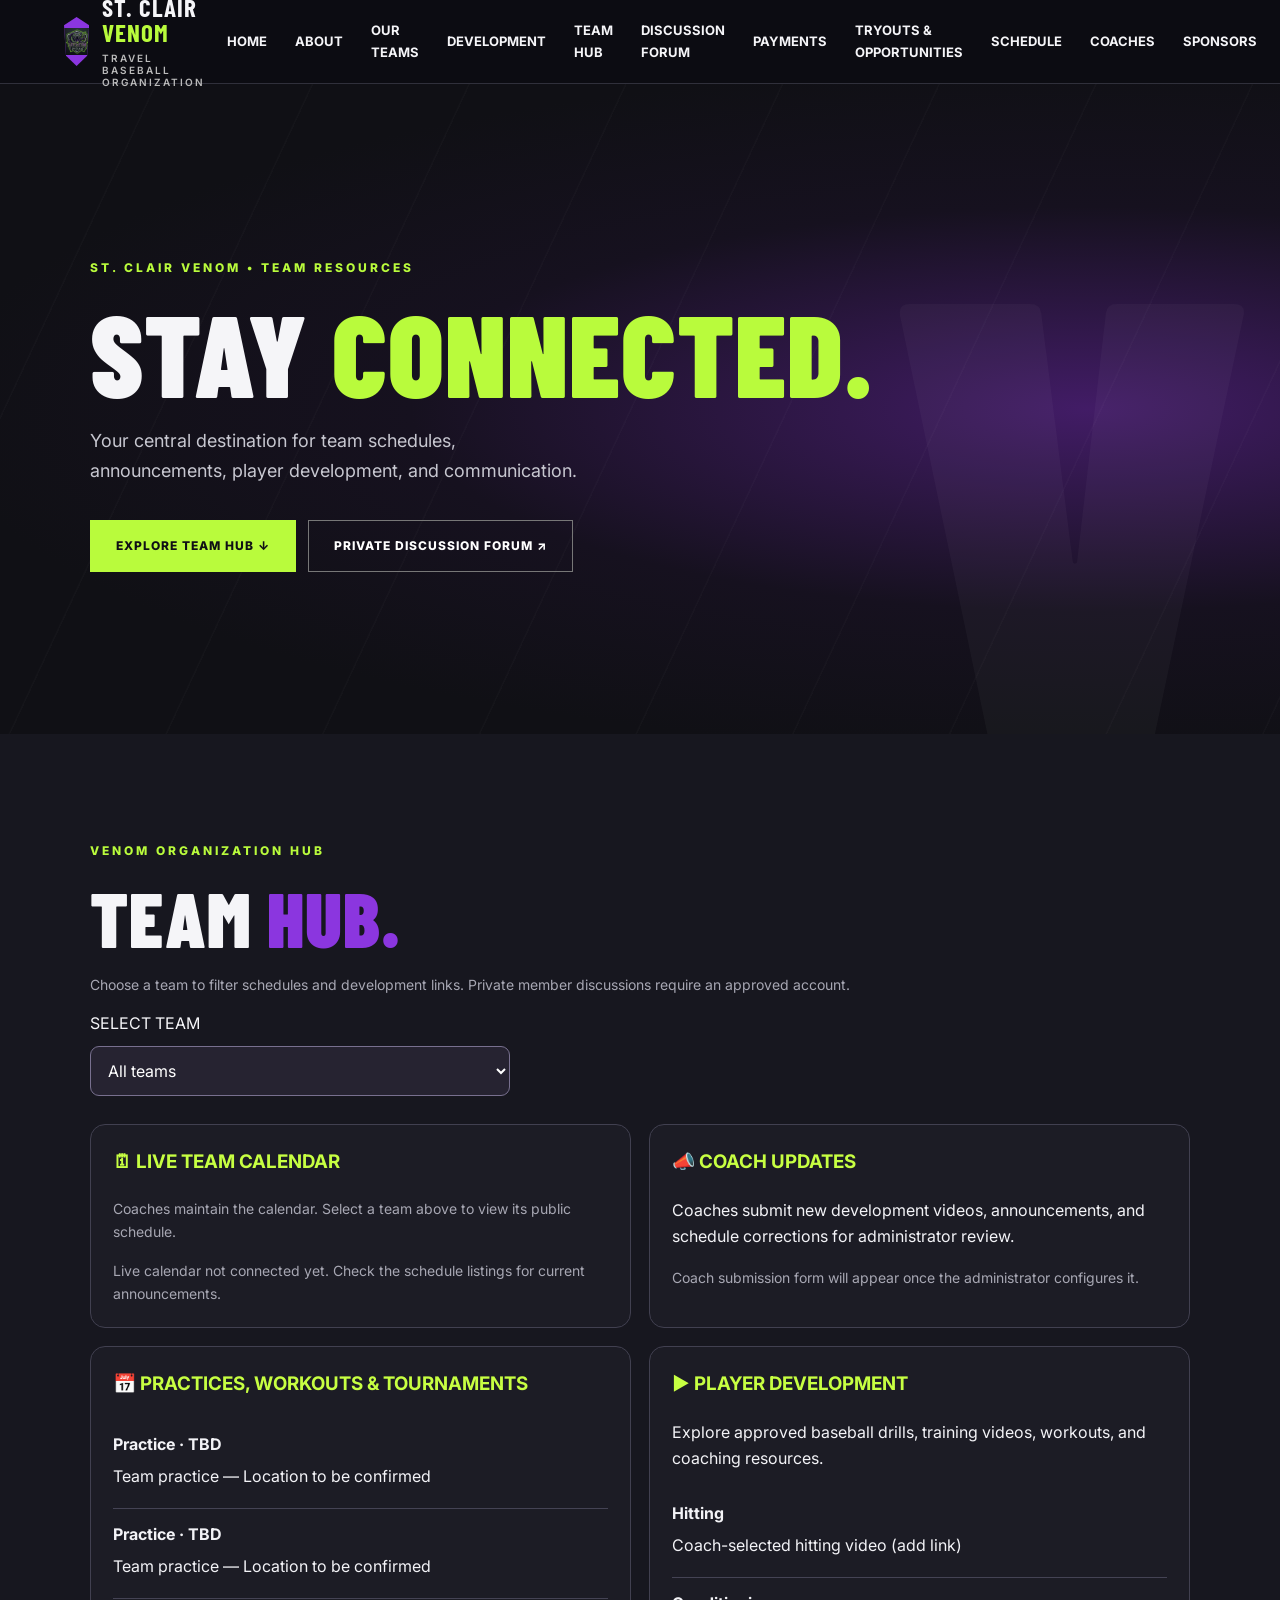
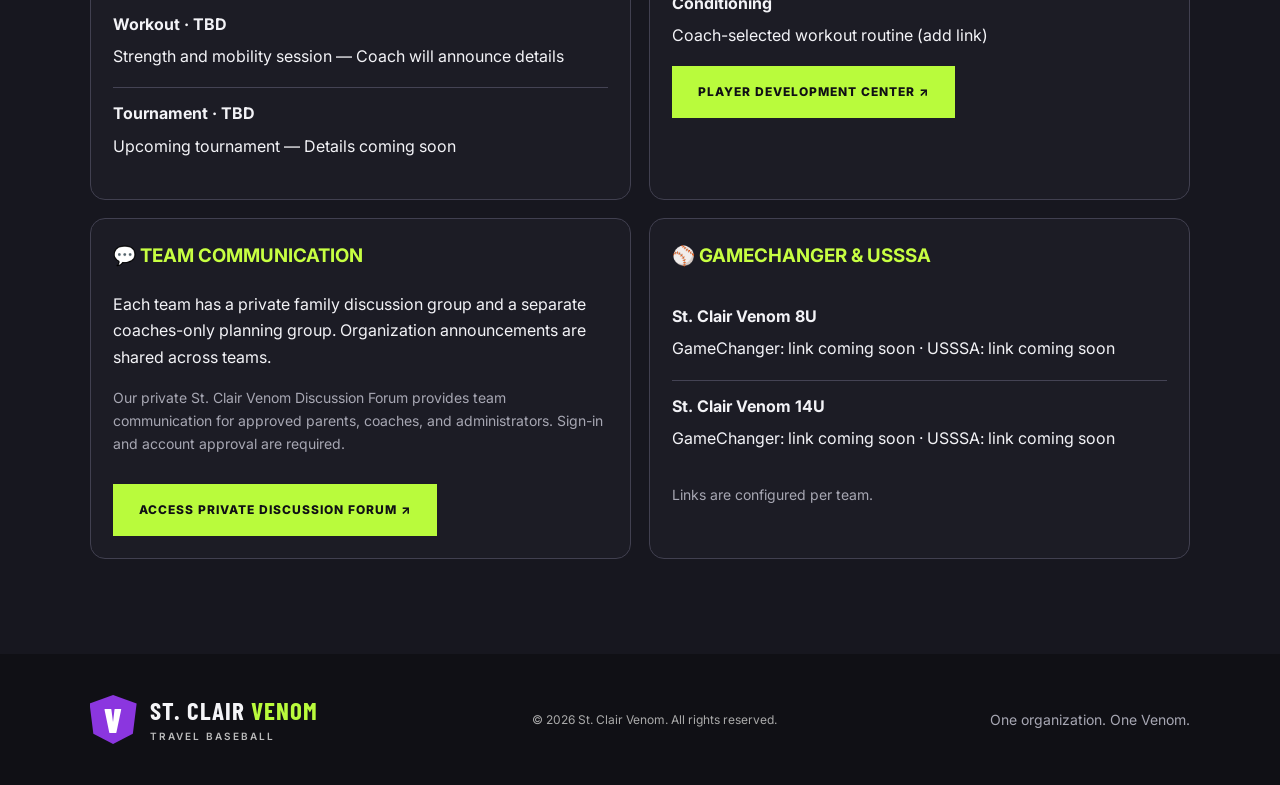
<file: hub.html>
<!DOCTYPE html>
<html lang="en">
<head>
  <meta charset="UTF-8">
  <meta name="viewport" content="width=device-width, initial-scale=1">
  <meta name="theme-color" content="#101015">
  <meta name="description" content="St. Clair Venom Team Hub — calendars, announcements, training resources, and team communication.">
  <title>Team Hub | St. Clair Venom</title>
  <link rel="stylesheet" href="style.css">
</head>
<body>

<header class="top">
  <a class="brand" href="index.html">
    <span class="mark" style="display:flex;align-items:center;justify-content:center;overflow:hidden;">
      <img
        src="Venom%20Logo%20%282%29.PNG"
        alt="St. Clair Venom Logo"
        style="display:block;width:190%;height:190%;max-width:none;max-height:none;object-fit:contain;flex-shrink:0;"
      >
    </span>
    <span>
      ST. CLAIR <b>VENOM</b>
      <small>TRAVEL BASEBALL ORGANIZATION</small>
    </span>
  </a>

  <button id="menu" aria-label="Toggle navigation" aria-expanded="false">☰</button>

  <nav id="nav">
    <a href="index.html">Home</a>
    <a href="about.html">About</a>
    <a href="teams.html">Our Teams</a>
    <a href="development.html">Development</a>
    <a href="hub.html">Team Hub</a>
    <a href="board.html">Discussion Forum</a>
    <a href="payments.html">Payments</a>
    <a href="tryouts.html">Tryouts &amp; Opportunities</a>
    <a href="index.html#schedule">Schedule</a>
    <a href="index.html#coaches">Coaches</a>
    <a href="index.html#sponsors">Sponsors</a>
    <a class="navcta" href="index.html#contact">Contact</a>
  </nav>
</header>

<main>

  <section class="hero">
    <div class="glow"></div>
    <div class="hero-inner">
      <p class="eyebrow">ST. CLAIR VENOM • TEAM RESOURCES</p>
      <h1>STAY <em>CONNECTED.</em></h1>
      <p class="lede">
        Your central destination for team schedules,
        announcements, player development, and communication.
      </p>
      <div class="actions">
        <a class="btn" href="#hub">EXPLORE TEAM HUB ↓</a>
        <a class="btn outline" href="board.html">PRIVATE DISCUSSION FORUM ↗</a>
      </div>
    </div>
    <div class="hero-v">V</div>
  </section>

  <section id="hub" class="section dark">
    <p class="eyebrow">VENOM ORGANIZATION HUB</p>
    <h2>TEAM <span>HUB.</span></h2>

    <p class="muted">
      Choose a team to filter schedules and development links.
      Private member discussions require an approved account.
    </p>

    <label for="hubTeam">SELECT TEAM</label>
    <select id="hubTeam" class="hub-select">
      <option value="all">All teams</option>
    </select>

    <div class="hub-grid">

      <div class="hub-panel">
        <h3>🗓 LIVE TEAM CALENDAR</h3>
        <p class="muted">
          Coaches maintain the calendar.
          Select a team above to view its public schedule.
        </p>
        <div id="liveCalendar" aria-live="polite"></div>
      </div>

      <div class="hub-panel">
        <h3>📣 COACH UPDATES</h3>
        <p>
          Coaches submit new development videos,
          announcements, and schedule corrections
          for administrator review.
        </p>
        <div id="coachUpdates"></div>
      </div>

      <div class="hub-panel">
        <h3>📅 PRACTICES, WORKOUTS &amp; TOURNAMENTS</h3>
        <div id="hubSchedules"></div>
      </div>

      <div class="hub-panel">
        <h3>▶ PLAYER DEVELOPMENT</h3>
        <p>
          Explore approved baseball drills, training videos,
          workouts, and coaching resources.
        </p>
        <div id="hubVideos"></div>
        <a class="btn" href="development.html">
          PLAYER DEVELOPMENT CENTER ↗
        </a>
      </div>

      <div class="hub-panel">
        <h3>💬 TEAM COMMUNICATION</h3>
        <p>
          Each team has a private family discussion group
          and a separate coaches-only planning group.
          Organization announcements are shared across teams.
        </p>

        <p class="muted">
          Our private St. Clair Venom Discussion Forum
          provides team communication for approved parents,
          coaches, and administrators. Sign-in and account
          approval are required.
        </p>

        <a class="btn" href="board.html"
           style="display:inline-block;margin-top:15px;">
          ACCESS PRIVATE DISCUSSION FORUM ↗
        </a>
      </div>

      <div class="hub-panel">
        <h3>⚾ GAMECHANGER &amp; USSSA</h3>
        <div id="hubLinks"></div>
        <p class="muted">
          Links are configured per team.
        </p>
      </div>

    </div>
  </section>

</main>

<footer>
  <div class="brand">
    <span class="mark">V</span>
    <span>
      ST. CLAIR <b>VENOM</b>
      <small>TRAVEL BASEBALL</small>
    </span>
  </div>
  <p>© <span id="year"></span> St. Clair Venom. All rights reserved.</p>
  <p class="muted">One organization. One Venom.</p>
</footer>

<script src="script.js"></script>
</body>
</html>
</file>
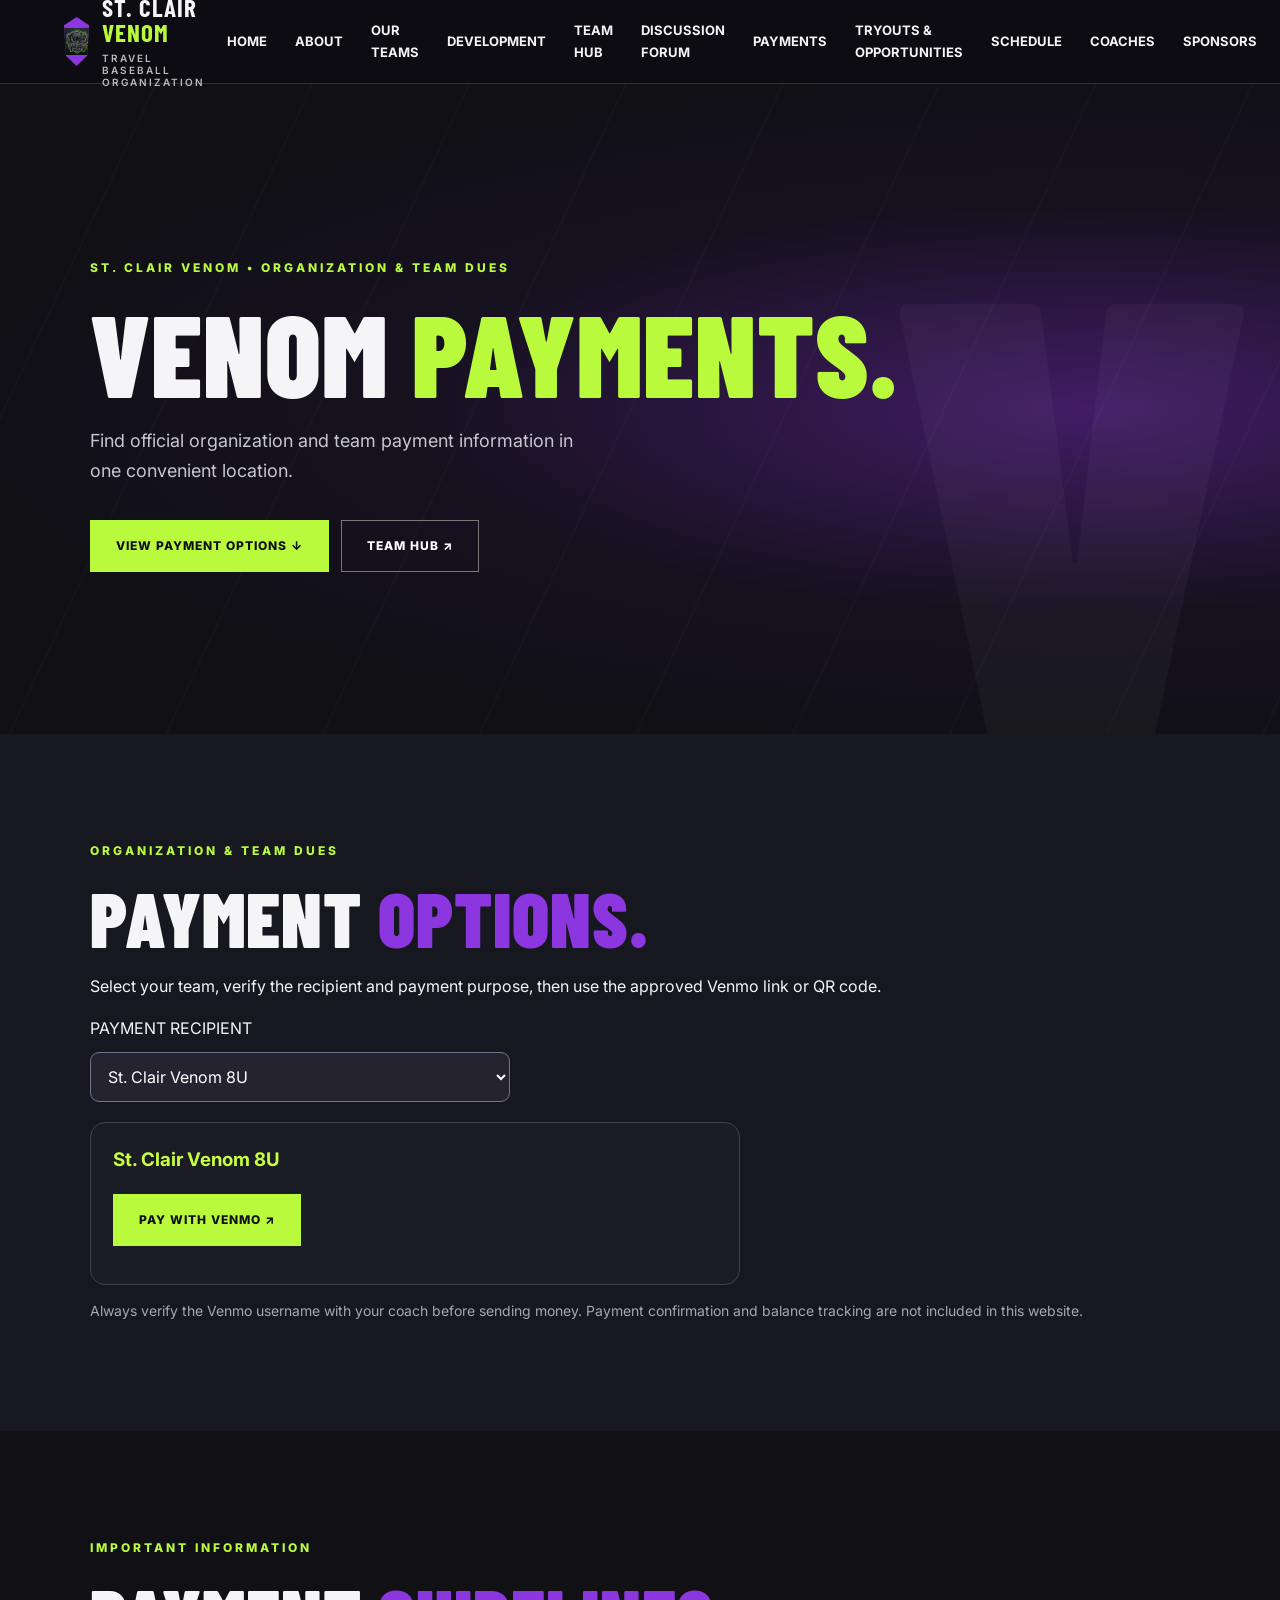
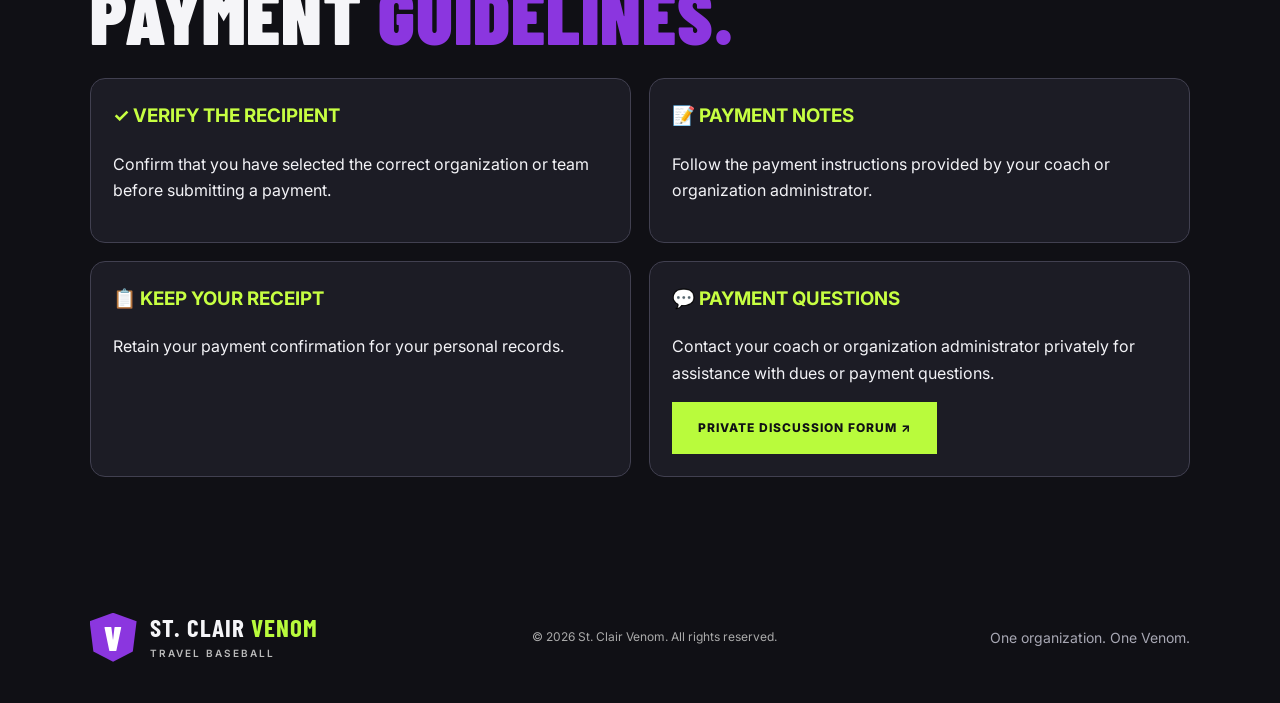
<file: payments.html>
<!DOCTYPE html>
<html lang="en">
<head>
  <meta charset="UTF-8">
  <meta name="viewport" content="width=device-width, initial-scale=1">
  <meta name="theme-color" content="#101015">
  <meta name="description" content="Official St. Clair Venom organization and team payment information.">
  <title>Payments | St. Clair Venom</title>
  <link rel="stylesheet" href="style.css">
</head>
<body>

<header class="top">
  <a class="brand" href="index.html">
    <span class="mark" style="display:flex;align-items:center;justify-content:center;overflow:hidden;">
      <img
        src="Venom%20Logo%20%282%29.PNG"
        alt="St. Clair Venom Logo"
        style="display:block;width:190%;height:190%;max-width:none;max-height:none;object-fit:contain;flex-shrink:0;"
      >
    </span>
    <span>
      ST. CLAIR <b>VENOM</b>
      <small>TRAVEL BASEBALL ORGANIZATION</small>
    </span>
  </a>

  <button id="menu" aria-label="Toggle navigation" aria-expanded="false">☰</button>

  <nav id="nav">
    <a href="index.html">Home</a>
    <a href="about.html">About</a>
    <a href="teams.html">Our Teams</a>
    <a href="development.html">Development</a>
    <a href="hub.html">Team Hub</a>
    <a href="board.html">Discussion Forum</a>
    <a href="payments.html">Payments</a>
    <a href="tryouts.html">Tryouts &amp; Opportunities</a>
    <a href="index.html#schedule">Schedule</a>
    <a href="index.html#coaches">Coaches</a>
    <a href="index.html#sponsors">Sponsors</a>
    <a class="navcta" href="index.html#contact">Contact</a>
  </nav>
</header>

<main>

  <section class="hero">
    <div class="glow"></div>
    <div class="hero-inner">
      <p class="eyebrow">ST. CLAIR VENOM • ORGANIZATION &amp; TEAM DUES</p>
      <h1>VENOM <em>PAYMENTS.</em></h1>
      <p class="lede">
        Find official organization and team payment information
        in one convenient location.
      </p>
      <div class="actions">
        <a class="btn" href="#payments">
          VIEW PAYMENT OPTIONS ↓
        </a>
        <a class="btn outline" href="hub.html">
          TEAM HUB ↗
        </a>
      </div>
    </div>
    <div class="hero-v">V</div>
  </section>

  <section id="payments" class="section dark">
    <p class="eyebrow">ORGANIZATION &amp; TEAM DUES</p>
    <h2>PAYMENT <span>OPTIONS.</span></h2>

    <p>
      Select your team, verify the recipient and payment
      purpose, then use the approved Venmo link or QR code.
    </p>

    <label for="paymentTeam">PAYMENT RECIPIENT</label>
    <select id="paymentTeam" class="hub-select"></select>

    <div id="paymentDetails" class="hub-panel payment-panel"></div>

    <p class="muted">
      Always verify the Venmo username with your coach
      before sending money. Payment confirmation and
      balance tracking are not included in this website.
    </p>
  </section>

  <section class="section">
    <p class="eyebrow">IMPORTANT INFORMATION</p>
    <h2>PAYMENT <span>GUIDELINES.</span></h2>

    <div class="hub-grid">

      <div class="hub-panel">
        <h3>✓ VERIFY THE RECIPIENT</h3>
        <p>
          Confirm that you have selected the correct
          organization or team before submitting a payment.
        </p>
      </div>

      <div class="hub-panel">
        <h3>📝 PAYMENT NOTES</h3>
        <p>
          Follow the payment instructions provided by
          your coach or organization administrator.
        </p>
      </div>

      <div class="hub-panel">
        <h3>📋 KEEP YOUR RECEIPT</h3>
        <p>
          Retain your payment confirmation for your
          personal records.
        </p>
      </div>

      <div class="hub-panel">
        <h3>💬 PAYMENT QUESTIONS</h3>
        <p>
          Contact your coach or organization administrator
          privately for assistance with dues or payment questions.
        </p>
        <a class="btn" href="board.html">
          PRIVATE DISCUSSION FORUM ↗
        </a>
      </div>

    </div>
  </section>

</main>

<footer>
  <div class="brand">
    <span class="mark">V</span>
    <span>
      ST. CLAIR <b>VENOM</b>
      <small>TRAVEL BASEBALL</small>
    </span>
  </div>
  <p>© <span id="year"></span> St. Clair Venom. All rights reserved.</p>
  <p class="muted">One organization. One Venom.</p>
</footer>

<script src="script.js"></script>
</body>
</html>
</file>
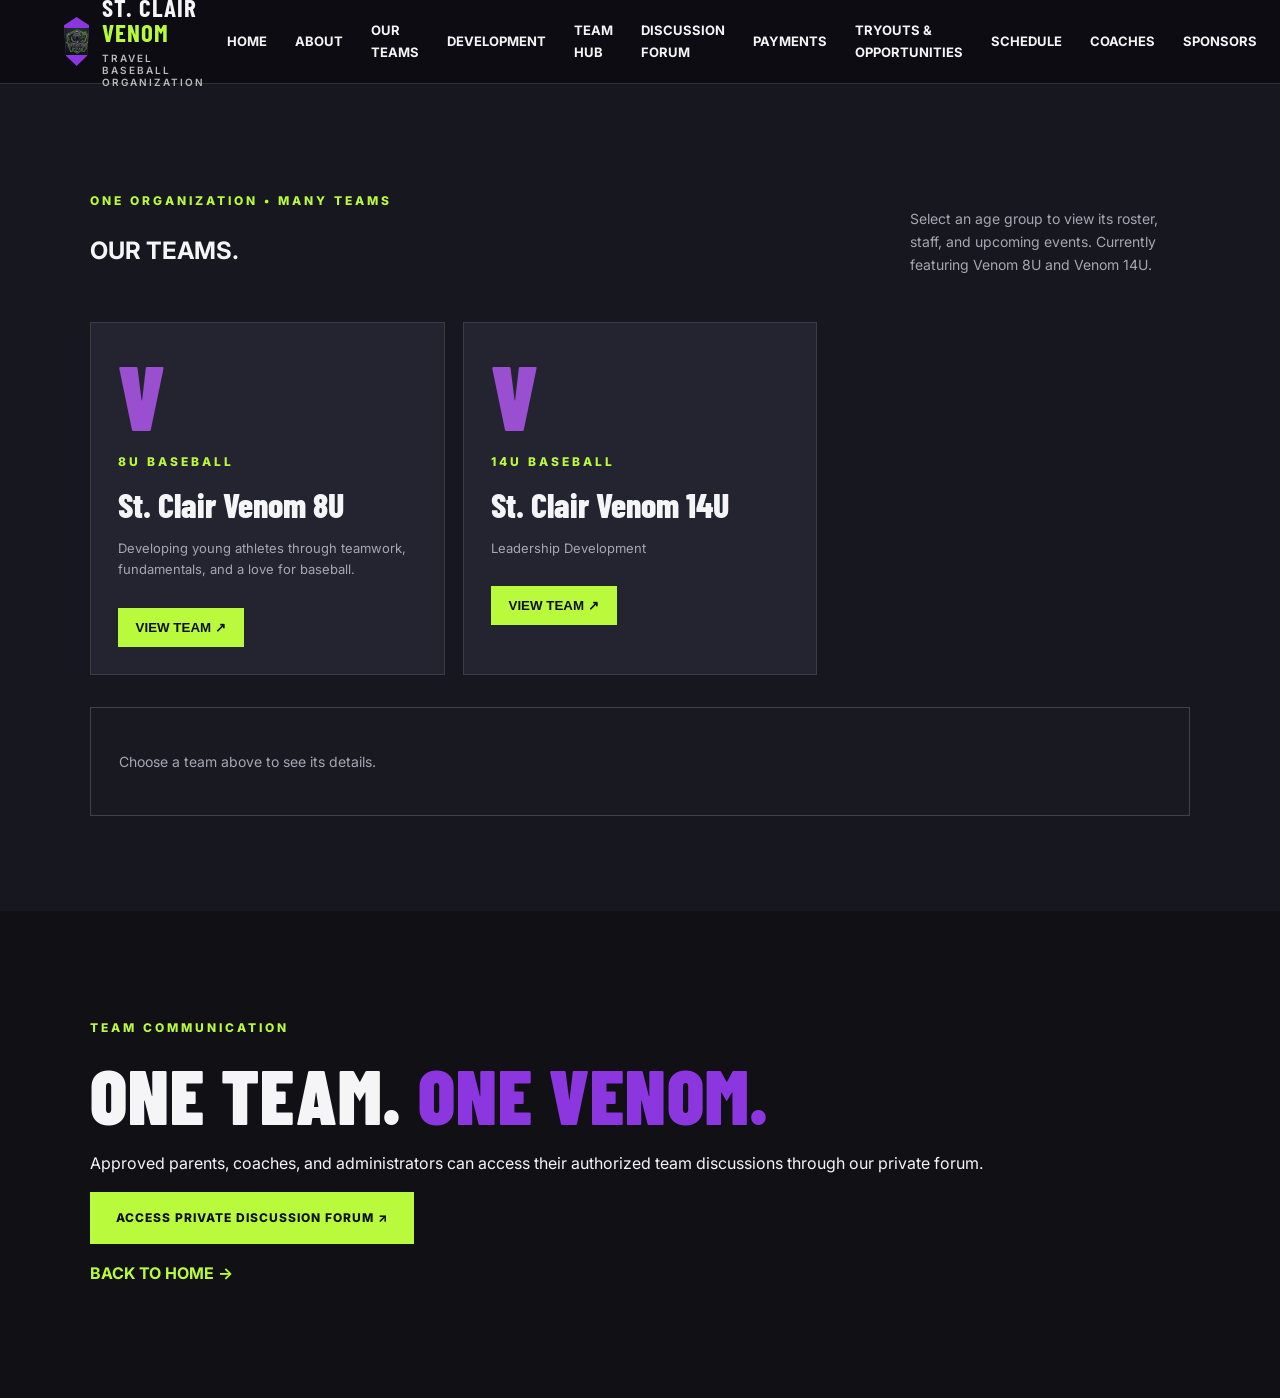
<file: teams.html>
<!DOCTYPE html>
<html lang="en">
<head>
  <meta charset="UTF-8">
  <meta name="viewport" content="width=device-width, initial-scale=1">
  <meta name="theme-color" content="#101015">
  <meta name="description" content="Explore the St. Clair Venom travel baseball teams.">
  <title>Our Teams | St. Clair Venom</title>
  <link rel="stylesheet" href="style.css">
</head>

<body>
  <header class="top">
    <a class="brand" href="index.html">
  <span class="mark" style="display:flex;align-items:center;justify-content:center;overflow:hidden;">
    <img
      src="Venom%20Logo%20%282%29.PNG"
      alt="St. Clair Venom Logo"
      style="display:block;width:190%;height:190%;max-width:none;max-height:none;object-fit:contain;flex-shrink:0;"
    >
  </span>
  <span>ST. CLAIR <b>VENOM</b><small>TRAVEL BASEBALL ORGANIZATION</small></span>
</a>

    <nav id="nav">
      <a href="index.html">Home</a>
      <a href="about.html">About</a>
      <a href="teams.html">Our Teams</a>
      <a href="development.html">Development</a>
      <a href="hub.html">Team Hub</a>
      <a href="board.html">Discussion Forum</a>
      <a href="payments.html">Payments</a>
      <a href="tryouts.html">Tryouts &amp; Opportunities</a>
      <a href="schedule.html">Schedule</a>
      <a href="coaches.html">Coaches</a>
      <a href="sponsors.html">Sponsors</a>
      <a href="contact.html">Contact</a>
    </nav>
  </header>

  
<main>
  <section id="teams" class="section dark">
    <div class="section-head">
      <div>
        <p class="eyebrow">ONE ORGANIZATION • MANY TEAMS</p>
        <h1>OUR <span>TEAMS.</span></h1>
      </div>
      <p class="muted">
        Select an age group to view its roster, staff,
        and upcoming events. Currently featuring
        Venom 8U and Venom 14U.
      </p>
    </div>

    <div id="teamCards" class="team-grid"></div>

    <div
      id="teamDetails"
      class="team-details"
      aria-live="polite"
    >
      <p class="muted">
        Choose a team above to see its details.
      </p>
    </div>

    <div id="venom14uGallery" class="venom-gallery" hidden>
      <div class="section-head">
        <div>
          <p class="eyebrow">ST. CLAIR VENOM 14U</p>
          <h2>TEAM <span>GALLERY.</span></h2>
          <p class="muted">
            Game days, big plays, and Venom memories.
          </p>
        </div>
      </div>

      <div id="venom14uPhotos" class="venom-photo-grid"></div>
    </div>
  </section>

  <section class="section">
    <p class="eyebrow">TEAM COMMUNICATION</p>
    <h2>ONE TEAM. <span>ONE VENOM.</span></h2>

    <p>
      Approved parents, coaches, and administrators
      can access their authorized team discussions
      through our private forum.
    </p>

    <a class="btn" href="board.html">
      ACCESS PRIVATE DISCUSSION FORUM ↗
    </a>

    <p>
      <a class="text-link" href="index.html">
        BACK TO HOME →
      </a>
    </p>
  </section>
</main>


  <script src="script.js"></script>
</body>
</html>
</file>
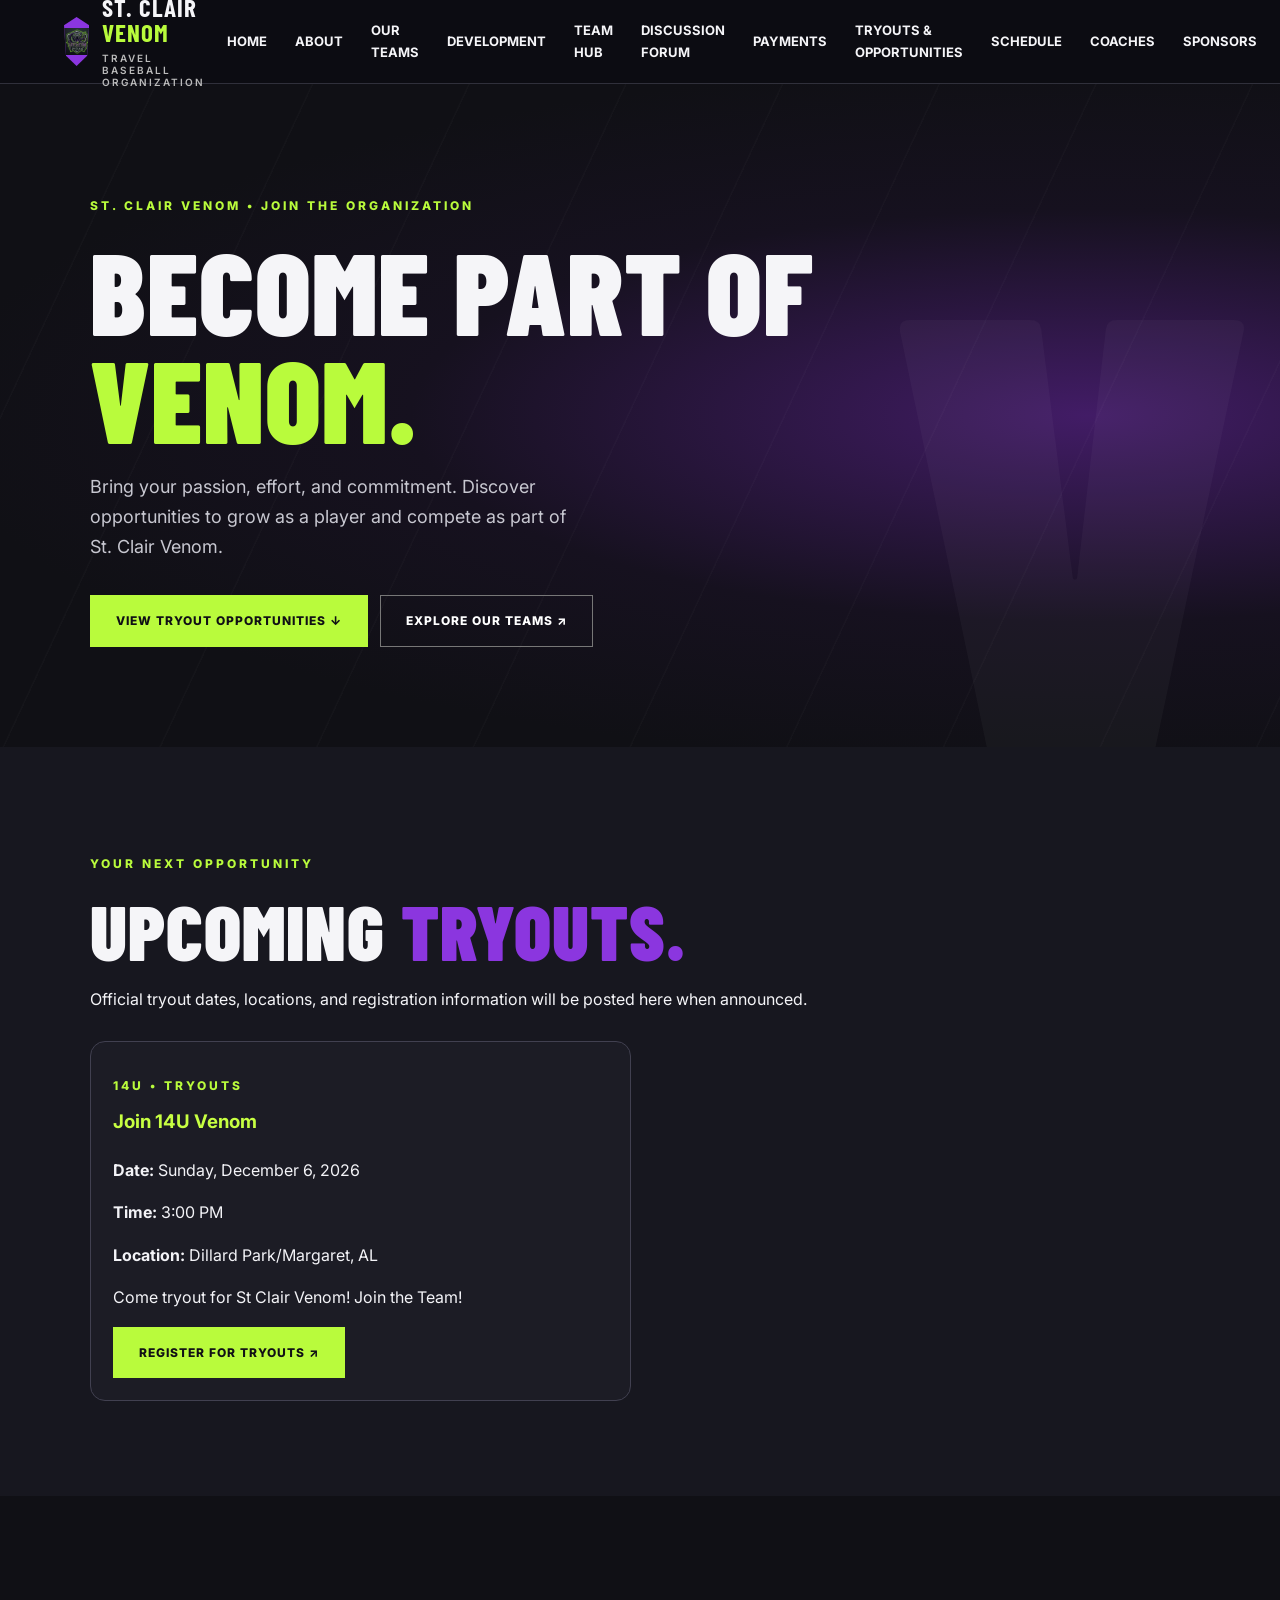
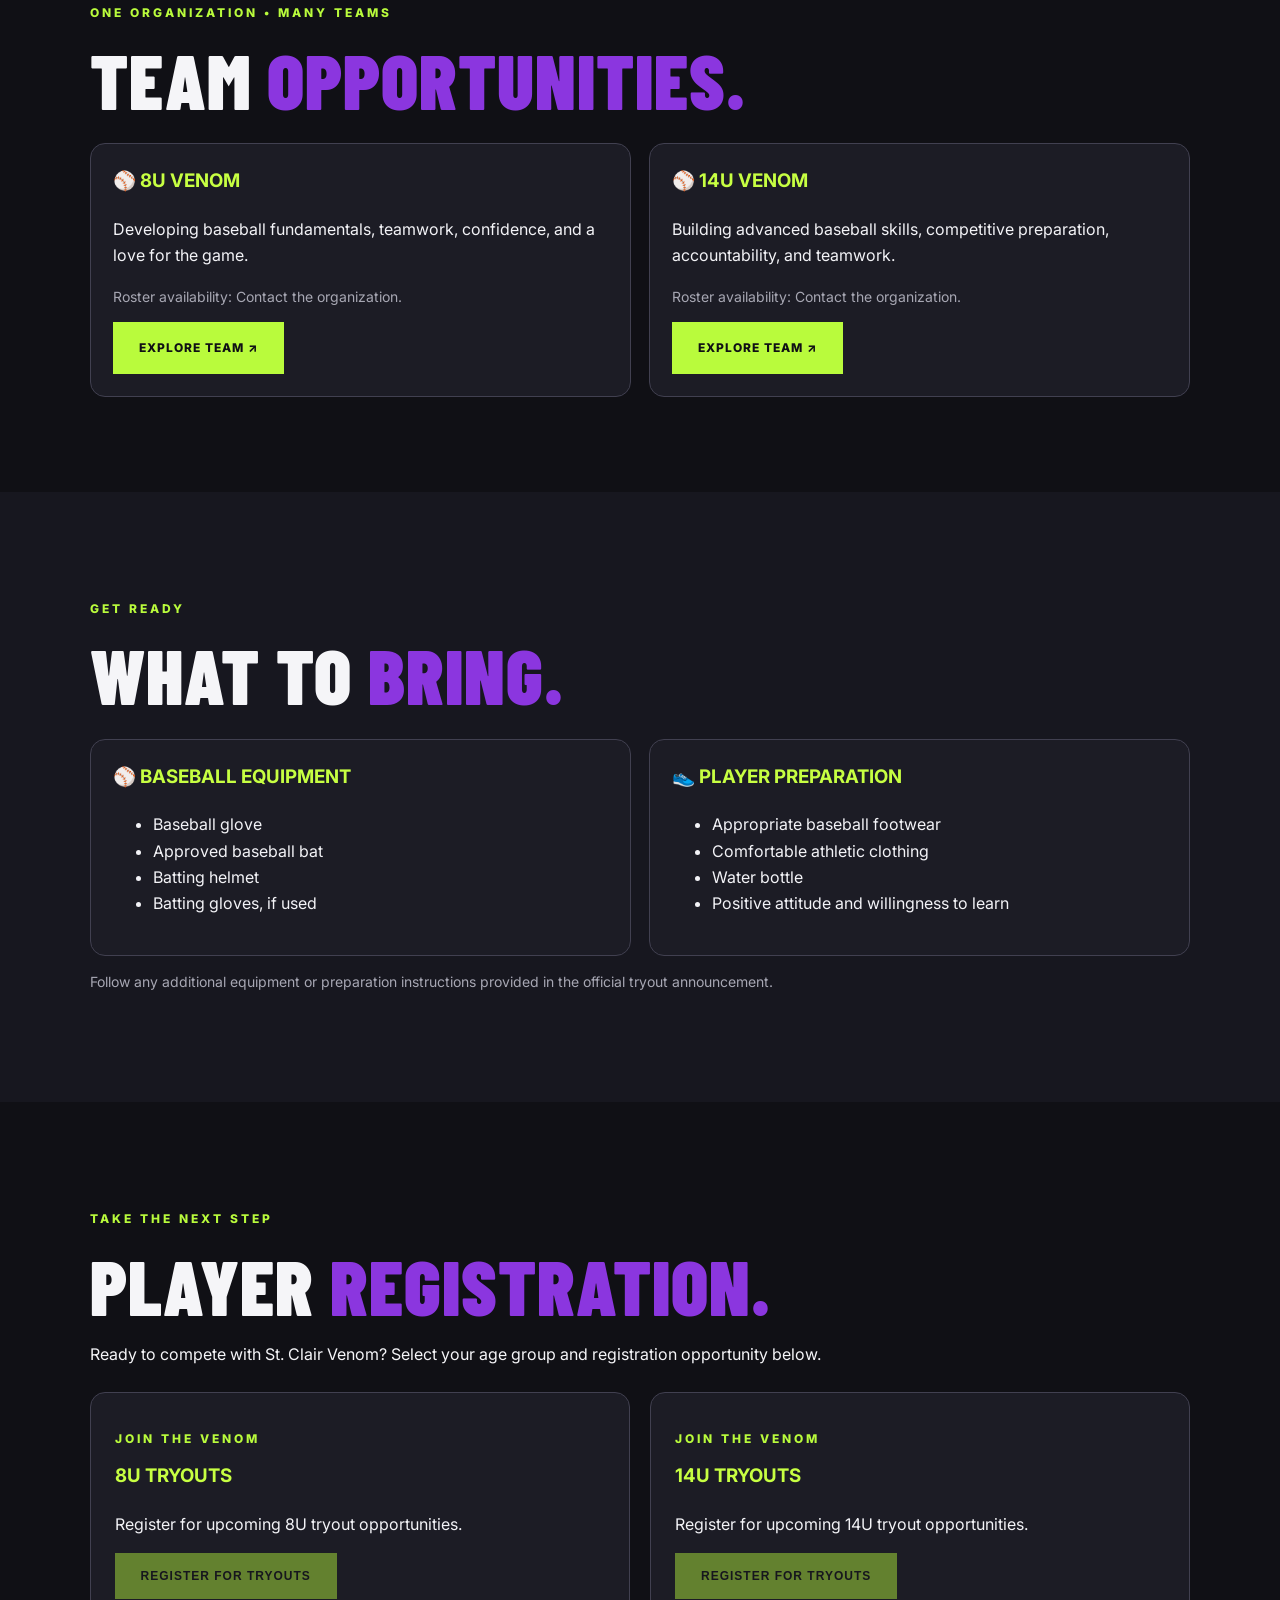
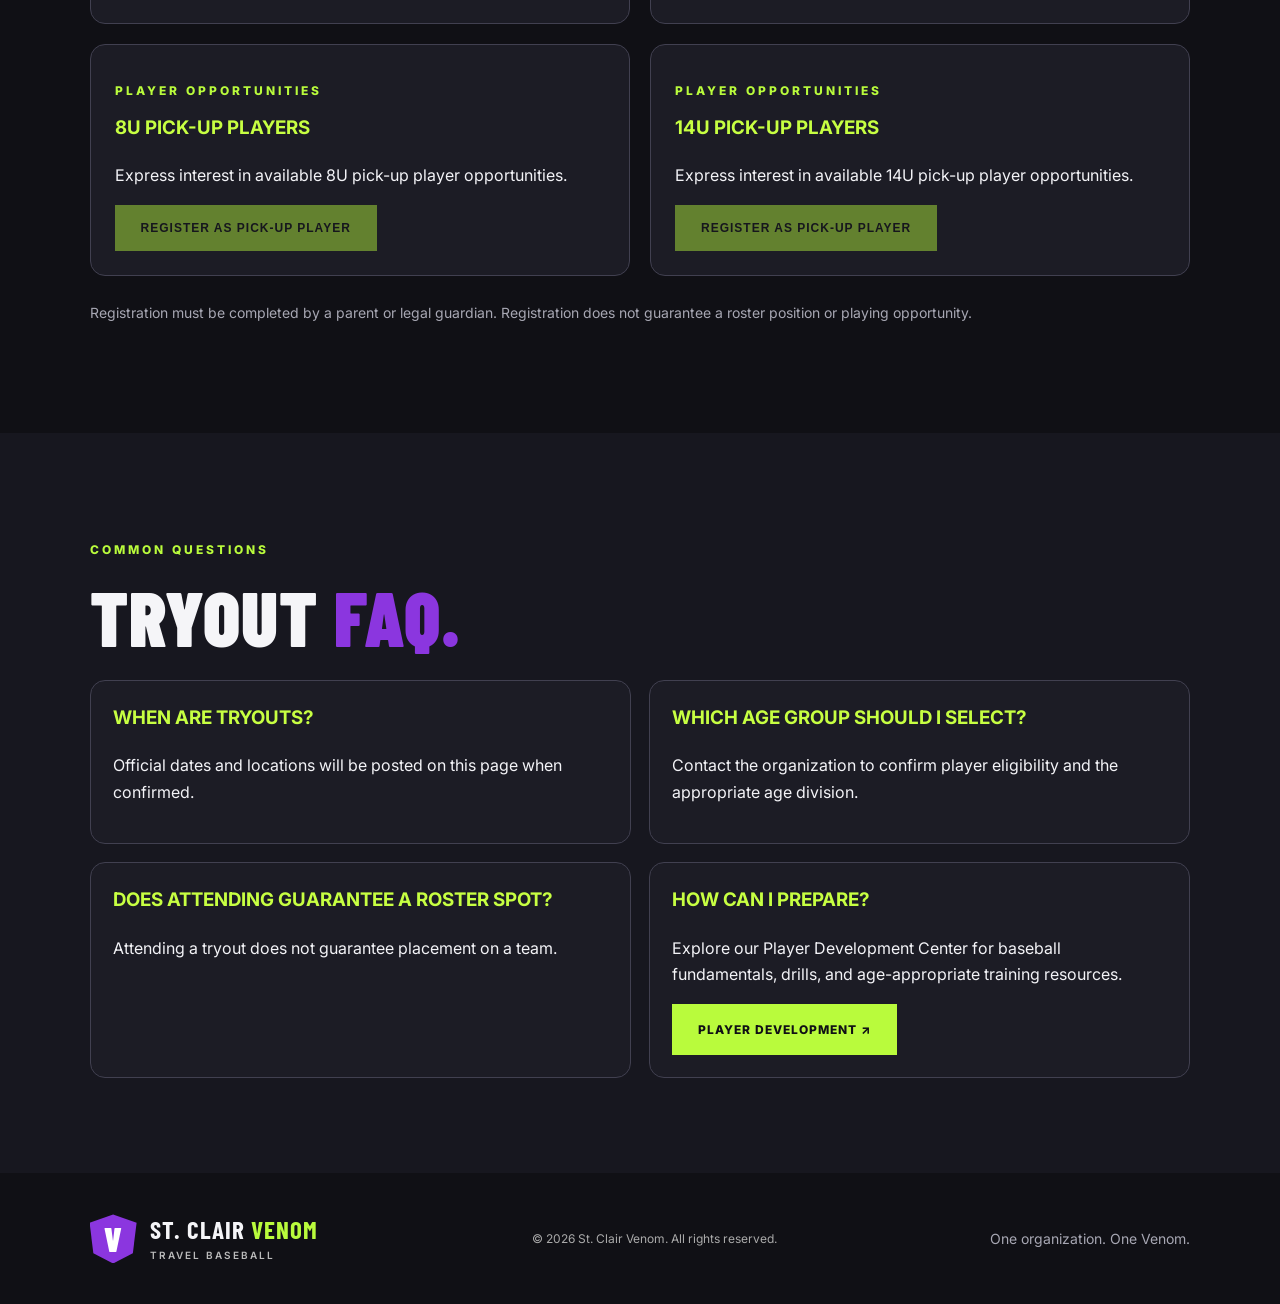
<file: tryouts.html>
<!DOCTYPE html>
<html lang="en">
<head>
  <meta charset="UTF-8">
  <meta name="viewport" content="width=device-width, initial-scale=1">
  <meta name="theme-color" content="#101015">
  <meta name="description" content="St. Clair Venom travel baseball tryouts, registration, and team opportunities.">
  <title>Tryouts | St. Clair Venom</title>
  <link rel="stylesheet" href="style.css">
  
<script
  src="https://challenges.cloudflare.com/turnstile/v0/api.js?render=explicit"
  async
  defer>
</script>

</head>
<body>

<header class="top">
  <a class="brand" href="index.html">
    <span class="mark" style="display:flex;align-items:center;justify-content:center;overflow:hidden;">
      <img
        src="Venom%20Logo%20%282%29.PNG"
        alt="St. Clair Venom Logo"
        style="display:block;width:190%;height:190%;max-width:none;max-height:none;object-fit:contain;flex-shrink:0;"
      >
    </span>
    <span>
      ST. CLAIR <b>VENOM</b>
      <small>TRAVEL BASEBALL ORGANIZATION</small>
    </span>
  </a>

  <button id="menu" aria-label="Toggle navigation" aria-expanded="false">☰</button>

  <nav id="nav">
    <a href="index.html">Home</a>
    <a href="about.html">About</a>
    <a href="teams.html">Our Teams</a>
    <a href="development.html">Development</a>
    <a href="hub.html">Team Hub</a>
    <a href="board.html">Discussion Forum</a>
    <a href="payments.html">Payments</a>
    <a href="tryouts.html">Tryouts &amp; Opportunities</a>
    <a href="index.html#schedule">Schedule</a>
    <a href="index.html#coaches">Coaches</a>
    <a href="index.html#sponsors">Sponsors</a>
    <a class="navcta" href="index.html#contact">Contact</a>
  </nav>
</header>

<main>

  <section class="hero">
    <div class="glow"></div>
    <div class="hero-inner">
      <p class="eyebrow">ST. CLAIR VENOM • JOIN THE ORGANIZATION</p>
      <h1>BECOME PART OF <em>VENOM.</em></h1>
      <p class="lede">
        Bring your passion, effort, and commitment.
        Discover opportunities to grow as a player
        and compete as part of St. Clair Venom.
      </p>
      <div class="actions">
        <a class="btn" href="#tryouts">
          VIEW TRYOUT OPPORTUNITIES ↓
        </a>
        <a class="btn outline" href="teams.html">
          EXPLORE OUR TEAMS ↗
        </a>
      </div>
    </div>
    <div class="hero-v">V</div>
  </section>

  <section id="tryouts" class="section dark">
    <p class="eyebrow">YOUR NEXT OPPORTUNITY</p>
    <h2>UPCOMING <span>TRYOUTS.</span></h2>

    <p>
      Official tryout dates, locations, and registration
      information will be posted here when announced.
    </p>

    
<div id="tryoutAnnouncements" class="hub-grid">
  <div class="hub-panel">
    <h3>📅 TRYOUT ANNOUNCEMENTS</h3>
    <p class="muted">
      Loading tryout announcements...
    </p>
  </div>
</div>

  </section>

  <section class="section">
    <p class="eyebrow">ONE ORGANIZATION • MANY TEAMS</p>
    <h2>TEAM <span>OPPORTUNITIES.</span></h2>

    <div class="hub-grid">

      <div class="hub-panel">
        <h3>⚾ 8U VENOM</h3>
        <p>
          Developing baseball fundamentals, teamwork,
          confidence, and a love for the game.
        </p>
        <p class="muted">
          Roster availability: Contact the organization.
        </p>
        <a class="btn" href="teams.html">
          EXPLORE TEAM ↗
        </a>
      </div>

      <div class="hub-panel">
        <h3>⚾ 14U VENOM</h3>
        <p>
          Building advanced baseball skills, competitive
          preparation, accountability, and teamwork.
        </p>
        <p class="muted">
          Roster availability: Contact the organization.
        </p>
        <a class="btn" href="teams.html">
          EXPLORE TEAM ↗
        </a>
      </div>

    </div>
  </section>

  <section class="section dark">
    <p class="eyebrow">GET READY</p>
    <h2>WHAT TO <span>BRING.</span></h2>

    <div class="hub-grid">

      <div class="hub-panel">
        <h3>⚾ BASEBALL EQUIPMENT</h3>
        <ul>
          <li>Baseball glove</li>
          <li>Approved baseball bat</li>
          <li>Batting helmet</li>
          <li>Batting gloves, if used</li>
        </ul>
      </div>

      <div class="hub-panel">
        <h3>👟 PLAYER PREPARATION</h3>
        <ul>
          <li>Appropriate baseball footwear</li>
          <li>Comfortable athletic clothing</li>
          <li>Water bottle</li>
          <li>Positive attitude and willingness to learn</li>
        </ul>
      </div>

    </div>

    <p class="muted">
      Follow any additional equipment or preparation
      instructions provided in the official tryout announcement.
    </p>
  </section>

  
<section class="section" id="registration">
  <p class="eyebrow">TAKE THE NEXT STEP</p>
  <h2>PLAYER <span>REGISTRATION.</span></h2>

  <p>
    Ready to compete with St. Clair Venom?
    Select your age group and registration opportunity below.
  </p>

  <div class="hub-grid">

    <div class="hub-panel">
      <p class="eyebrow">JOIN THE VENOM</p>
      <h3>8U TRYOUTS</h3>
      <p>Register for upcoming 8U tryout opportunities.</p>
      <button type="button" class="btn"
        data-age-group="8U"
        data-registration-type="tryout"
        disabled>
        REGISTER FOR TRYOUTS
      </button>
    </div>

    <div class="hub-panel">
      <p class="eyebrow">JOIN THE VENOM</p>
      <h3>14U TRYOUTS</h3>
      <p>Register for upcoming 14U tryout opportunities.</p>
      <button type="button" class="btn"
        data-age-group="14U"
        data-registration-type="tryout"
        disabled>
        REGISTER FOR TRYOUTS
      </button>
    </div>

    <div class="hub-panel">
      <p class="eyebrow">PLAYER OPPORTUNITIES</p>
      <h3>8U PICK-UP PLAYERS</h3>
      <p>Express interest in available 8U pick-up player opportunities.</p>
      <button type="button" class="btn"
        data-age-group="8U"
        data-registration-type="pickup"
        disabled>
        REGISTER AS PICK-UP PLAYER
      </button>
    </div>

    <div class="hub-panel">
      <p class="eyebrow">PLAYER OPPORTUNITIES</p>
      <h3>14U PICK-UP PLAYERS</h3>
      <p>Express interest in available 14U pick-up player opportunities.</p>
      <button type="button" class="btn"
        data-age-group="14U"
        data-registration-type="pickup"
        disabled>
        REGISTER AS PICK-UP PLAYER
      </button>
    </div>

  </div>

  <p class="muted">
    Registration must be completed by a parent or legal
    guardian. Registration does not guarantee a roster
    position or playing opportunity.
  </p>

<div id="registrationFormPanel" class="hub-panel" hidden>

  <h3 id="registrationFormTitle">PLAYER REGISTRATION</h3>

  <form id="venomRegistrationForm">

    <input type="hidden" name="age_group" id="registrationAgeGroup">

    <input type="hidden" name="registration_type"
      id="registrationType">

    <h3>PLAYER INFORMATION</h3>

    <label for="playerName">Player Name *</label>
    <input type="text" id="playerName"
      name="player_name" maxlength="100" required>

    <label for="primaryPosition">Primary Position</label>
    <select id="primaryPosition" name="primary_position">
      <option value="">Select position</option>
      <option>Pitcher</option>
      <option>Catcher</option>
      <option>First Base</option>
      <option>Second Base</option>
      <option>Third Base</option>
      <option>Shortstop</option>
      <option>Outfield</option>
      <option>Utility</option>
    </select>

    <label for="secondaryPosition">Secondary Position</label>
    <select id="secondaryPosition" name="secondary_position">
      <option value="">Select position</option>
      <option>Pitcher</option>
      <option>Catcher</option>
      <option>First Base</option>
      <option>Second Base</option>
      <option>Third Base</option>
      <option>Shortstop</option>
      <option>Outfield</option>
      <option>Utility</option>
    </select>

    <label for="playerBats">Bats</label>
    <select id="playerBats" name="bats">
      <option value="">Select</option>
      <option>Right</option>
      <option>Left</option>
      <option>Switch</option>
    </select>

    <label for="playerThrows">Throws</label>
    <select id="playerThrows" name="throws">
      <option value="">Select</option>
      <option>Right</option>
      <option>Left</option>
    </select>

    <label for="currentTeam">Current Team (if applicable)</label>
    <input type="text" id="currentTeam"
      name="current_team" maxlength="100">

    <label for="playerAvailability">Availability</label>
    <textarea id="playerAvailability"
      name="availability" maxlength="500" rows="3"></textarea>

    <h3>PARENT / GUARDIAN INFORMATION</h3>

    <label for="guardianName">Parent / Guardian Name *</label>
    <input type="text" id="guardianName"
      name="guardian_name" maxlength="100" required>

    <label for="guardianEmail">Email Address *</label>
    <input type="email" id="guardianEmail"
      name="guardian_email" maxlength="254" required>

    <label for="guardianPhone">Phone Number *</label>
    <input type="tel" id="guardianPhone"
      name="guardian_phone" maxlength="30" required>

    <label for="additionalInformation">
      Additional Baseball Information
    </label>

    <textarea id="additionalInformation"
      name="additional_information"
      maxlength="1000" rows="4"></textarea>

    <p class="muted">
      Please do not include medical information,
      home addresses, or other sensitive personal information.
    </p>

<div class="registration-privacy">
  <h3>REGISTRATION PRIVACY NOTICE</h3>

  <p>
    This form is intended for parents and legal guardians
    registering players for St. Clair Venom baseball
    opportunities.
  </p>

  <p>
    Registration information is collected to evaluate
    player opportunities, coordinate tryouts, and
    communicate with parents or legal guardians.
  </p>

  <p>
    Registration records are stored in a restricted
    database and are accessible to authorized
    administrators.
  </p>

  <p>
    Cloudflare Turnstile is used to help prevent
    automated and fraudulent submissions.
  </p>

  <p>
    To request access, correction, or deletion of
    registration information, please contact
    <a href="mailto:stclairselectbaseball@gmail.com">
      stclairselectbaseball@gmail.com
    </a>.
  </p>
</div>

    <label class="registration-consent">
      <input type="checkbox" id="guardianConsent"
        name="guardian_consent" required>
      I confirm that I am the player's parent or legal
      guardian and authorize St. Clair Venom to contact
      me regarding this registration.
    </label>

    <div id="registrationTurnstile"></div>

    <p id="registrationMessage" role="status"
      aria-live="polite"></p>

    <button type="button" class="btn"
      id="submitRegistration" disabled>
      SUBMIT REGISTRATION
    </button>

    <button type="button" class="btn"
      id="cancelRegistration">
      CANCEL
    </button>

  </form>

</div>

</section>


  <section class="section dark">
    <p class="eyebrow">COMMON QUESTIONS</p>
    <h2>TRYOUT <span>FAQ.</span></h2>

    <div class="hub-grid">

      <div class="hub-panel">
        <h3>WHEN ARE TRYOUTS?</h3>
        <p>
          Official dates and locations will be posted
          on this page when confirmed.
        </p>
      </div>

      <div class="hub-panel">
        <h3>WHICH AGE GROUP SHOULD I SELECT?</h3>
        <p>
          Contact the organization to confirm player
          eligibility and the appropriate age division.
        </p>
      </div>

      <div class="hub-panel">
        <h3>DOES ATTENDING GUARANTEE A ROSTER SPOT?</h3>
        <p>
          Attending a tryout does not guarantee
          placement on a team.
        </p>
      </div>

      <div class="hub-panel">
        <h3>HOW CAN I PREPARE?</h3>
        <p>
          Explore our Player Development Center
          for baseball fundamentals, drills, and
          age-appropriate training resources.
        </p>
        <a class="btn" href="development.html">
          PLAYER DEVELOPMENT ↗
        </a>
      </div>

    </div>
  </section>

</main>

<footer>
  <div class="brand">
    <span class="mark">V</span>
    <span>
      ST. CLAIR <b>VENOM</b>
      <small>TRAVEL BASEBALL</small>
    </span>
  </div>
  <p>© <span id="year"></span> St. Clair Venom. All rights reserved.</p>
  <p class="muted">One organization. One Venom.</p>
</footer>

<script src="script.js"></script>
<script src="tryouts.js"></script>
  
<script type="module" src="registration.js"></script>

</body>
</html>
</file>
<file: style.css>
@import url('https://fonts.googleapis.com/css2?family=Barlow+Condensed:wght@500;600;700;800;900&family=Inter:wght@400;500;600;700&display=swap');:root{--bg:#101015;--panel:#1a1a22;--purple:#8b36df;--lime:#b9fb3c;--white:#f5f5f8;--muted:#a7a7b3}*{box-sizing:border-box}html{scroll-behavior:smooth}body{margin:0;background:var(--bg);color:var(--white);font:16px/1.65 Inter,Arial,sans-serif}a{color:inherit;text-decoration:none}.top{height:84px;display:flex;align-items:center;justify-content:space-between;padding:0 max(5vw,20px);background:#0c0c12;position:sticky;top:0;z-index:10;border-bottom:1px solid #30303b}.brand{display:flex;align-items:center;gap:13px;font-family:'Barlow Condensed',sans-serif;font-size:25px;font-weight:700;letter-spacing:1px;line-height:1}.brand b{color:var(--lime)}.brand small{display:block;font:600 10px Inter,sans-serif;letter-spacing:2px;margin-top:7px;color:#bbb}.mark{display:grid;place-items:center;width:47px;height:49px;background:var(--purple);clip-path:polygon(50% 0,100% 17%,92% 79%,50% 100%,8% 79%,0 17%);font:900 34px 'Barlow Condensed',sans-serif;color:#fff}nav{display:flex;align-items:center;gap:28px}nav a{font-size:13px;font-weight:700;text-transform:uppercase}nav a:hover,.text-link:hover{color:var(--lime)}.navcta{background:var(--purple);padding:11px 17px;border-radius:3px}#menu{display:none;background:none;border:0;color:white;font-size:26px}.hero{min-height:650px;display:flex;align-items:center;padding:100px max(7vw,24px);position:relative;overflow:hidden;background:radial-gradient(ellipse at 85% 50%,#421c66 0%,#16111f 44%,#101015 75%)}.hero:before{content:'';position:absolute;inset:0;background:repeating-linear-gradient(115deg,transparent 0 140px,#ffffff05 141px 142px)}.hero-inner{z-index:1;max-width:950px}.eyebrow{font-size:12px;font-weight:800;letter-spacing:3px;color:var(--lime);text-transform:uppercase}.hero h1,h2{font-family:'Barlow Condensed',Impact,sans-serif;font-weight:900;letter-spacing:1px;line-height:.94;margin:20px 0}.hero h1{font-size:clamp(65px,9vw,140px)}h2{font-size:clamp(49px,6vw,83px)}h1 em{font-style:normal;color:var(--lime)}h2 span{color:var(--purple)}.lede{max-width:490px;color:#c7c7d0;font-size:18px}.hero-v{position:absolute;right:2%;bottom:-20%;font:900 700px 'Barlow Condensed',sans-serif;line-height:1;color:#ffffff08;pointer-events:none}.actions{display:flex;gap:12px;flex-wrap:wrap;margin-top:34px}.btn{display:inline-block;padding:15px 25px;background:var(--lime);color:#101015;font-size:12px;font-weight:800;letter-spacing:1px;border:1px solid var(--lime)}.btn.outline{background:transparent;color:white;border-color:#777}.ticker{display:flex;gap:28px;justify-content:center;align-items:center;flex-wrap:wrap;padding:19px;background:var(--purple);font:800 16px 'Barlow Condensed',sans-serif;letter-spacing:2px}.section{padding:95px max(7vw,24px);scroll-margin-top:80px}.section.dark{background:#17171f}.about{display:grid;grid-template-columns:1fr 1fr;gap:55px}.about p:not(.eyebrow){max-width:600px}.muted{color:var(--muted);font-size:14px}.section-head{display:flex;align-items:end;justify-content:space-between;gap:20px}.section-head .muted{max-width:280px}.cards{display:grid;grid-template-columns:repeat(4,minmax(0,1fr));gap:18px;margin-top:35px}.player{min-height:260px;background:linear-gradient(145deg,#2c1c3f,#1e1e28 60%);border:1px solid #383242;position:relative;overflow:hidden;padding:25px;display:flex;flex-direction:column;justify-content:end}.player:before{content:'V';position:absolute;font:900 260px 'Barlow Condensed',sans-serif;color:#ffffff09;right:0;top:-75px}.number{font:900 72px 'Barlow Condensed',sans-serif;color:var(--lime);line-height:1}.player h3,.coach-card h3{font:800 29px 'Barlow Condensed',sans-serif;margin:12px 0 0}.player p{font-size:12px;text-transform:uppercase;color:#bbb;margin:0}.events{margin-top:32px}.event{display:grid;grid-template-columns:100px 1fr auto;gap:25px;align-items:center;border-top:1px solid #383840;padding:24px 0}.event:last-child{border-bottom:1px solid #383840}.date{font:800 29px 'Barlow Condensed',sans-serif;color:var(--lime)}.event h3{margin:0;font:800 28px 'Barlow Condensed',sans-serif}.event p{margin:3px 0;color:var(--muted);font-size:13px}.tag{font-size:11px;font-weight:800;color:var(--lime);border:1px solid #586b35;padding:7px 11px}.coach-card{display:flex;align-items:center;gap:24px;background:#242431;padding:25px;max-width:550px}.coach-icon{width:95px;height:95px;display:grid;place-items:center;background:#5e2c87;font:900 65px 'Barlow Condensed',sans-serif}.coach-card p{color:var(--muted);margin:0}.sponsor-box{margin:30px 0;border:1px dashed #666;text-align:center;padding:45px;color:#999;font-size:13px;letter-spacing:2px;max-width:400px}.text-link{color:var(--lime);font-weight:700}.contact{background:linear-gradient(120deg,#331748,#15151d)}.contact p:not(.eyebrow){max-width:600px}footer{padding:40px max(7vw,24px);display:flex;align-items:center;justify-content:space-between;gap:20px;flex-wrap:wrap}footer p{font-size:12px;color:#aaa}@media(max-width:850px){nav{display:none;position:absolute;top:84px;left:0;right:0;background:#11111a;padding:20px;flex-direction:column;align-items:stretch;gap:18px}nav.open{display:flex}#menu{display:block}.cards{grid-template-columns:repeat(2,1fr)}.about{grid-template-columns:1fr}.hero{min-height:550px}.hero-v{font-size:450px}}@media(max-width:500px){.cards{grid-template-columns:1fr 1fr;gap:10px}.player{min-height:210px;padding:15px}.number{font-size:55px}.event{grid-template-columns:65px 1fr;gap:12px}.tag{grid-column:2;width:max-content}.ticker{font-size:13px}.section-head{display:block}}

.team-grid{display:grid;grid-template-columns:repeat(3,minmax(0,1fr));gap:18px;margin:32px 0}.team-card{background:#242431;border:1px solid #3c3a47;padding:27px;transition:transform .2s,border-color .2s}.team-card:hover{transform:translateY(-4px);border-color:var(--lime)}.team-monogram{font:900 90px 'Barlow Condensed',sans-serif;color:#9a4fd0;line-height:1}.team-card h3{font:800 34px 'Barlow Condensed',sans-serif;margin:10px 0}.team-card .muted{font-size:13px}.team-button{background:var(--lime);color:#101015;border:0;padding:12px 18px;font-weight:900;cursor:pointer;margin-top:14px}.team-button:focus-visible{outline:3px solid #fff;outline-offset:3px}.team-details{background:#191922;border:1px solid #41404b;padding:28px;scroll-margin-top:100px}.team-details h2{margin:0}.team-info{display:grid;grid-template-columns:repeat(3,minmax(0,1fr));gap:24px}.team-info h3{color:var(--lime);font:800 22px 'Barlow Condensed',sans-serif}.team-info p{font-size:14px;color:#c4c4ce}@media(max-width:850px){.team-grid{grid-template-columns:repeat(2,1fr)}.team-info{grid-template-columns:1fr}}@media(max-width:550px){.team-grid{grid-template-columns:1fr}}

/* Organization hub additions */
.hub-grid{display:grid;grid-template-columns:repeat(2,minmax(0,1fr));gap:18px;margin-top:28px}.hub-panel{background:#1c1c25;border:1px solid #414050;border-radius:15px;padding:22px;color:#f3f3f7}.hub-panel h3{color:#c7ff42;margin-top:0}.hub-entry{padding:12px 0;border-bottom:1px solid #444354}.hub-entry:last-child{border-bottom:0}.hub-entry p{margin:6px 0}.hub-entry a{color:#c7ff42}.hub-select{display:block;max-width:420px;width:100%;padding:13px;margin:10px 0 16px;border:1px solid #78708f;border-radius:9px;background:#262331;color:white;font:inherit}.payment-panel{max-width:650px;margin-top:20px}.payment-qr{width:220px;max-width:100%;display:block;margin:20px 0;border:12px solid white;border-radius:12px}#hub,#payments{scroll-margin-top:85px}@media(max-width:720px){.hub-grid{grid-template-columns:1fr}.hub-panel{padding:17px}.hub-select{max-width:100%}}

/* Hybrid portal accessibility */
#liveCalendar { margin-top: 1rem; overflow: hidden; }
#coachUpdates, #communityAccess { margin-top: 1rem; }
@media (max-width: 650px) { #liveCalendar iframe { height: 340px !important; } }

/* Venom homepage pitching background */
#home.hero {
  position: relative;
  background-image:
    linear-gradient(
      90deg,
      rgba(8, 8, 15, 0.92) 0%,
      rgba(8, 8, 15, 0.72) 48%,
      rgba(8, 8, 15, 0.35) 100%
    ),
    url("Hayden%20pitch.JPG");
  background-size: cover;
  background-position: center 30%;
  background-repeat: no-repeat;
}

#home.hero .hero-inner {
  position: relative;
  z-index: 1;
}

/* St. Clair Venom 14U Photo Gallery */

.venom-gallery {
  margin-top: 40px;
  padding: 30px;
  background: #111018;
  border: 1px solid rgba(160, 60, 255, 0.25);
  border-radius: 18px;
}

/* Keep gallery hidden until 14U is selected */
.venom-gallery[hidden] {
  display: none !important;
}

.venom-photo-grid {
  display: grid;
  grid-template-columns: repeat(3, minmax(0, 1fr));
  gap: 18px;
  margin-top: 25px;
}

.venom-photo-grid a {
  display: block;
  overflow: hidden;
  border-radius: 12px;
  border: 2px solid transparent;
  background: #1c1b24;
  aspect-ratio: 4 / 3;
  transition: border-color 0.2s ease;
}

.venom-photo-grid a:hover {
  border-color: #b5ff36;
}

.venom-photo-grid img {
  width: 100%;
  height: 100%;
  display: block;
  object-fit: cover;
  transition: transform 0.3s ease;
}

.venom-photo-grid a:hover img {
  transform: scale(1.05);
}

/* Tablet */
@media (max-width: 900px) {
  .venom-photo-grid {
    grid-template-columns: repeat(2, minmax(0, 1fr));
  }
}

/* Mobile */
@media (max-width: 600px) {
  .venom-gallery {
    padding: 18px;
  }

  .venom-photo-grid {
    grid-template-columns: 1fr;
    gap: 14px;
  }
}

@media (prefers-reduced-motion: reduce) {
  .venom-photo-grid img,
  .venom-photo-grid a {
    transition: none;
  }
}

/* VENOM PLAYER REGISTRATION */

#registration .hub-grid {
  display: grid;
  grid-template-columns: repeat(2, minmax(0, 1fr));
  gap: 20px;
  margin: 25px 0;
}

#registration .hub-panel {
  padding: 24px;
}

#registrationFormPanel {
  margin-top: 30px;
  scroll-margin-top: 100px;
}

#registrationFormPanel[hidden] {
  display: none !important;
}

#venomRegistrationForm {
  display: grid;
  gap: 12px;
}

#venomRegistrationForm h3 {
  color: #a3e635;
  margin-top: 24px;
  margin-bottom: 8px;
}

#venomRegistrationForm label {
  font-weight: 600;
  color: #ffffff;
}

#venomRegistrationForm input:not([type="checkbox"]):not([type="hidden"]),
#venomRegistrationForm select,
#venomRegistrationForm textarea {
  width: 100%;
  box-sizing: border-box;
  background: #181818;
  color: #ffffff;
  border: 1px solid #444444;
  border-radius: 6px;
  padding: 12px;
  font: inherit;
}

#venomRegistrationForm input:focus,
#venomRegistrationForm select:focus,
#venomRegistrationForm textarea:focus {
  outline: 2px solid #a3e635;
  outline-offset: 2px;
}

#venomRegistrationForm textarea {
  resize: vertical;
}

#venomRegistrationForm .registration-consent {
  display: flex;
  align-items: flex-start;
  gap: 12px;
  margin: 15px 0;
  line-height: 1.5;
}

#guardianConsent {
  accent-color: #a3e635;
  width: 20px;
  height: 20px;
  flex-shrink: 0;
}

#registrationTurnstile {
  margin: 15px 0;
  max-width: 100%;
}

#registrationMessage {
  color: #a3e635;
  font-weight: 600;
  overflow-wrap: anywhere;
}

#registration button:disabled {
  opacity: 0.45;
  cursor: not-allowed;
}

#registration button {
  white-space: normal;
}

@media (max-width: 700px) {
  #registration .hub-grid {
    grid-template-columns: 1fr;
  }

  #registration .hub-panel {
    padding: 16px;
  }
}
</file>
